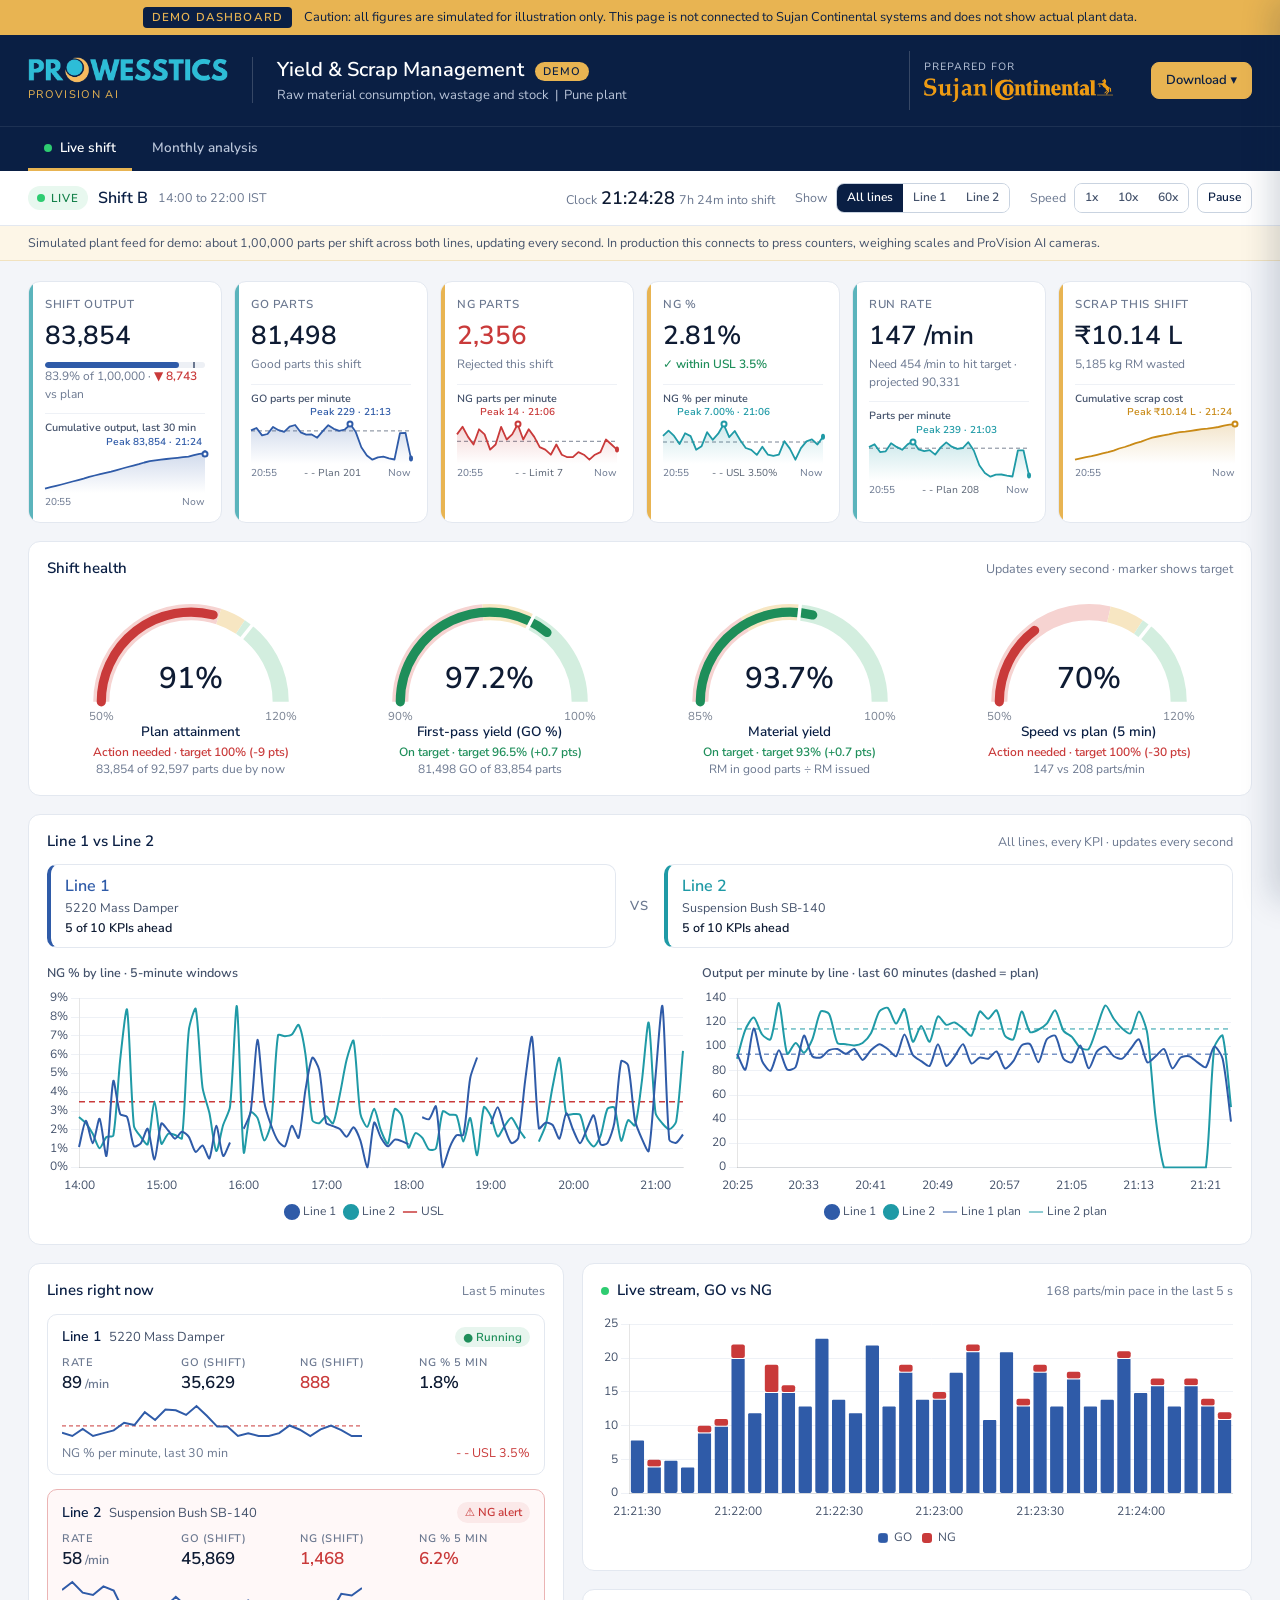
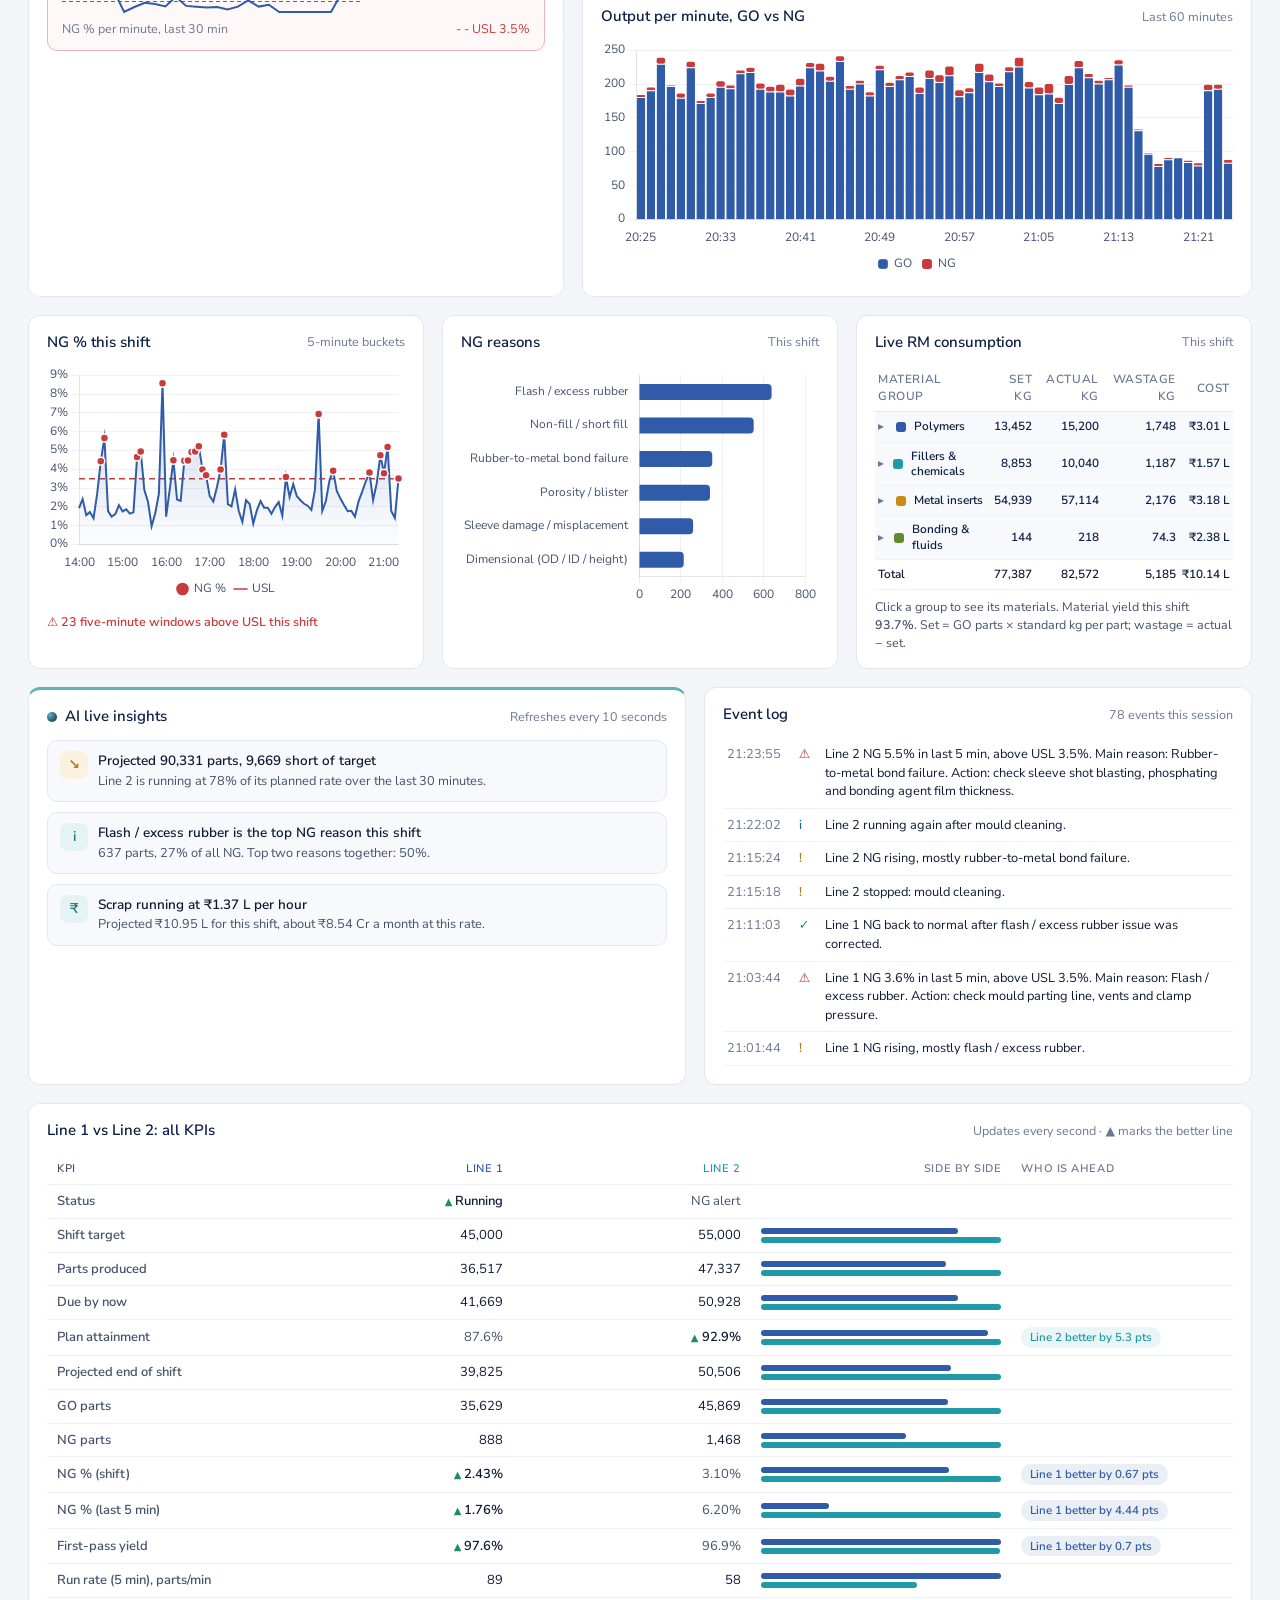
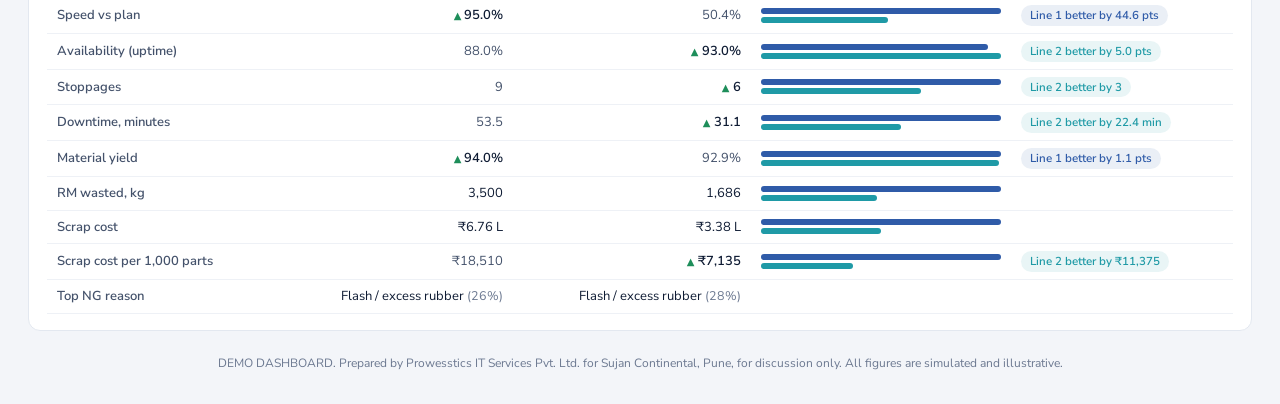
<file: index.html>
<!doctype html>
<html lang="en">
<head>
<meta charset="utf-8">
<meta http-equiv="Cache-Control" content="no-cache, no-store, must-revalidate">
<meta name="build" content="20261028100614">
<meta name="viewport" content="width=device-width, initial-scale=1">
<title>Yield &amp; Scrap Management Dashboard | Sujan Continental x Prowesstics</title>
<meta name="description" content="Demo dashboard: live GO / NG tracking, raw material yield, scrap cost and stock for Sujan Continental's anti-vibration lines. Prepared by Prowesstics (ProVision AI).">
<meta property="og:type" content="website">
<meta property="og:site_name" content="Prowesstics | ProVision AI">
<meta property="og:title" content="Yield &amp; Scrap Management Dashboard | Sujan Continental">
<meta property="og:description" content="Live GO / NG tracking, raw material yield, scrap cost and stock for anti-vibration lines. Demo prepared by Prowesstics.">
<meta property="og:url" content="https://harish-e-g.github.io/sct-yield-scrap-dashboard/">
<meta property="og:image" content="https://harish-e-g.github.io/sct-yield-scrap-dashboard/assets/og-share.jpg">
<meta property="og:image:secure_url" content="https://harish-e-g.github.io/sct-yield-scrap-dashboard/assets/og-share.jpg">
<meta property="og:image:type" content="image/jpeg">
<meta property="og:image:width" content="1200">
<meta property="og:image:height" content="630">
<meta property="og:image:alt" content="Prowesstics Yield and Scrap Management demo dashboard prepared for Sujan Continental">
<meta name="twitter:card" content="summary_large_image">
<meta name="twitter:title" content="Yield &amp; Scrap Management Dashboard | Sujan Continental">
<meta name="twitter:description" content="Live GO / NG tracking, raw material yield, scrap cost and stock. Demo prepared by Prowesstics.">
<meta name="twitter:image" content="https://harish-e-g.github.io/sct-yield-scrap-dashboard/assets/og-share.jpg">
<meta name="theme-color" content="#0A1F44">
<link rel="icon" href="data:image/svg+xml,%3Csvg xmlns='http://www.w3.org/2000/svg' viewBox='0 0 64 64'%3E%3Crect width='64' height='64' rx='14' fill='%230A1F44'/%3E%3Ccircle cx='30' cy='32' r='13' fill='%235BB4BC'/%3E%3Cpath d='M22 46a18 18 0 1 0 6-32' fill='none' stroke='%23E8B452' stroke-width='6' stroke-linecap='round'/%3E%3C/svg%3E">
<link rel="preconnect" href="https://fonts.googleapis.com"><link rel="preconnect" href="https://fonts.gstatic.com" crossorigin>
<link rel="stylesheet" href="https://fonts.googleapis.com/css2?family=Nunito+Sans:opsz,wght@6..12,400;6..12,600;6..12,700&display=swap">
<link rel="stylesheet" href="styles.css?v=20261028100614">
<script src="lib/chart.umd.min.js?v=20261028100614"></script>
<script src="lib/xlsx.full.min.js?v=20261028100614"></script>
</head>
<body>

<div class="demo-ribbon" role="note">
  <b>DEMO DASHBOARD</b>
  <span>Caution: all figures are simulated for illustration only. This page is not connected to Sujan Continental systems and does not show actual plant data.</span>
</div>

<header class="topbar">
  <div class="brand">
    <img src="assets/prowesstics-logo.png?v=20261028100614" alt="Prowesstics" class="logo-pwt" width="640" height="83">
    <div class="brand-sub">ProVision AI</div>
  </div>
  <div class="title-block">
    <h1>Yield &amp; Scrap Management <span class="demo-tag">Demo</span></h1>
    <p>Raw material consumption, wastage and stock &nbsp;|&nbsp; Pune plant</p>
  </div>
  <div class="client">
    <span class="client-lbl">Prepared for</span>
    <img src="assets/sujan-continental-logo.png?v=20261028100614" alt="Sujan Continental" class="logo-sct" width="640" height="81">
  </div>
  <div class="dl-wrap">
    <button class="btn gold" id="btnDl" aria-haspopup="menu" aria-expanded="false">Download ▾</button>
    <div class="dl-menu" id="dlMenu" role="menu" hidden>
      <div class="dl-head">Current view and filters</div>
      <button role="menuitem" data-fmt="pdf"><b>PDF report</b><span>Dashboard layout, A4 landscape</span></button>
      <button role="menuitem" data-fmt="xlsx"><b>Excel report</b><span>Summary, lines, stock, trend and data sheets</span></button>
      <button role="menuitem" data-fmt="png"><b>Dashboard image</b><span>Full-page PNG</span></button>
      <button role="menuitem" data-fmt="html"><b>Interactive dashboard</b><span>Offline HTML file, opens in any browser</span></button>
    </div>
  </div>
  <div class="top-actions">
    <button class="btn ghost" id="btnInputs" aria-controls="drawer">Edit inputs</button>
    <button class="btn ghost" id="btnData">Upload / Download</button>
  </div>
</header>

<nav class="viewtabs" role="tablist" aria-label="Views">
  <button role="tab" data-view="live" class="on" aria-selected="true"><span class="live-dot" aria-hidden="true"></span>Live shift</button>
  <button role="tab" data-view="monthly" aria-selected="false">Monthly analysis</button>
</nav>

<div id="viewLive">
  <section class="shiftbar">
    <div class="shift-id">
      <span class="live-badge"><span class="live-dot" aria-hidden="true"></span>LIVE</span>
      <b id="lvShift">Shift</b>
      <span class="muted" id="lvShiftWin"></span>
    </div>
    <div class="shift-clock"><span class="muted">Clock</span> <b id="lvClock">--:--:--</b> <span class="muted" id="lvElapsed"></span></div>
    <div class="shift-ctrl">
      <span class="muted">Show</span>
      <div class="seg" role="group" aria-label="Line filter" id="lvSel">
        <button data-sel="all" class="on">All lines</button><button data-sel="0">Line 1</button><button data-sel="1">Line 2</button>
      </div>
    </div>
    <div class="shift-ctrl">
      <span class="muted">Speed</span>
      <div class="seg" role="group" aria-label="Simulation speed" id="lvSpeed">
        <button data-sp="1" class="on">1x</button><button data-sp="10">10x</button><button data-sp="60">60x</button>
      </div>
      <button class="btn ghost sm" id="lvPause">Pause</button>
    </div>
  </section>
  <p class="feed-note" id="lvFeedNote">Simulated plant feed for demo: about 1,00,000 parts per shift across both lines, updating every second. In production this connects to press counters, weighing scales and ProVision AI cameras.</p>

  <main>
    <section class="kpis" id="lvKpis" aria-label="Live shift metrics"></section>

    <section class="panel">
      <div class="panel-head"><h2>Shift health</h2><span class="muted">Updates every second · marker shows target</span></div>
      <div class="gauges" id="lvGauges"></div>
    </section>

    <section class="panel">
      <div class="panel-head"><h2>Line 1 vs Line 2</h2><span class="muted">All lines, every KPI · updates every second</span></div>
      <div id="lvScore"></div>
      <div class="grid-2 lc-charts">
        <div><div class="lc-sub">NG % by line · 5-minute windows</div><div class="chart-box"><canvas id="lvChCmpNg" aria-label="NG percent by line in five minute windows"></canvas></div></div>
        <div><div class="lc-sub">Output per minute by line · last 60 minutes (dashed = plan)</div><div class="chart-box"><canvas id="lvChCmpOut" aria-label="Output per minute by line against plan"></canvas></div></div>
      </div>
    </section>

    <section class="grid-live">
      <div class="panel">
        <div class="panel-head"><h2>Lines right now</h2><span class="muted">Last 5 minutes</span></div>
        <div class="lines" id="lvLines"></div>
      </div>
      <div class="col-right">
        <div class="panel">
          <div class="panel-head"><h2><span class="live-dot" aria-hidden="true"></span>Live stream, GO vs NG</h2><span class="muted" id="lvStreamNow">Every 5 seconds, last 3 minutes</span></div>
          <div class="chart-box"><canvas id="lvChStream" aria-label="GO and NG parts every 5 seconds, last 3 minutes"></canvas></div>
        </div>
        <div class="panel">
          <div class="panel-head"><h2>Output per minute, GO vs NG</h2><span class="muted">Last 60 minutes</span></div>
          <div class="chart-box"><canvas id="lvChRate" aria-label="Parts per minute, GO and NG, last 60 minutes"></canvas></div>
        </div>
      </div>
    </section>

    <section class="grid-3">
      <div class="panel">
        <div class="panel-head"><h2>NG % this shift</h2><span class="muted">5-minute buckets</span></div>
        <div class="chart-box"><canvas id="lvChNg" aria-label="NG percent in five minute buckets with USL"></canvas></div>
        <p class="chart-foot" id="lvNgFoot"></p>
      </div>
      <div class="panel">
        <div class="panel-head"><h2>NG reasons</h2><span class="muted">This shift</span></div>
        <div class="chart-box"><canvas id="lvChReason" aria-label="NG parts by rejection reason"></canvas></div>
      </div>
      <div class="panel">
        <div class="panel-head"><h2>Live RM consumption</h2><span class="muted">This shift</span></div>
        <div id="lvRm"></div>
      </div>
    </section>

    <section class="grid-2">
      <div class="panel ai">
        <div class="panel-head"><h2><span class="ai-dot" aria-hidden="true"></span>AI live insights</h2><span class="muted">Refreshes every 10 seconds</span></div>
        <ul class="insights" id="lvInsights"></ul>
      </div>
      <div class="panel">
        <div class="panel-head"><h2>Event log</h2><span class="muted" id="lvEvCount"></span></div>
        <ul class="events" id="lvEvents"></ul>
      </div>
    </section>
    <section class="panel">
      <div class="panel-head"><h2>Line 1 vs Line 2: all KPIs</h2><span class="muted">Updates every second · ▲ marks the better line</span></div>
      <div id="lvCompare"></div>
    </section>

    <footer class="foot">DEMO DASHBOARD. Prepared by Prowesstics IT Services Pvt. Ltd. for Sujan Continental, Pune, for discussion only. All figures are simulated and illustrative.</footer>
  </main>
</div>

<div id="viewMonthly" hidden>
<section class="filters" aria-label="Filters">
  <label>Period<select id="fMode"><option value="month">Single month</option><option value="cum">Cumulative (range)</option></select></label>
  <label id="fFromWrap" hidden>From<select id="fFrom"></select></label>
  <label><span id="fMonthLbl">Month</span><select id="fMonth"></select></label>
  <div class="presets" id="fPresets" hidden role="group" aria-label="Quick ranges">
    <button data-p="fy">FY to date</button><button data-p="3">Last 3 M</button><button data-p="6">Last 6 M</button><button data-p="12">All 12 M</button>
  </div>
  <label>Line<select id="fLine"></select></label>
  <label>Variant<select id="fVariant"></select></label>
  <label>Raw material<select id="fRm"></select></label>
  <span class="filters-note" id="filterNote"></span>
  <button class="btn link" id="btnReset" title="Restore the demo data">Reset demo data</button>
</section>

<main>
  <section class="kpis" id="kpis" aria-label="Key metrics"></section>

  <section class="grid-main">
    <div class="panel" id="prodPanel">
      <div class="panel-head">
        <h2>Production details</h2>
        <span class="muted" id="prodMonthLbl"></span>
      </div>
      <div class="lines" id="lineCards"></div>
    </div>

    <div class="col-right">
      <div class="panel">
        <div class="panel-head">
          <h2>Available RM stock</h2>
          <span class="muted" id="stockMonthLbl"></span>
        </div>
        <div id="stockTable"></div>
      </div>

      <div class="panel">
        <div class="panel-head">
          <h2>Scrap % control chart</h2>
          <div class="seg" role="group" aria-label="Control limit mode">
            <button data-lim="auto" class="on">Auto (3σ)</button>
            <button data-lim="manual">Manual</button>
          </div>
        </div>
        <div class="limits-row" id="limitsRow">
          <label>USL %<input type="number" step="0.1" id="inUsl"></label>
          <label>LSL %<input type="number" step="0.1" id="inLsl"></label>
        </div>
        <div class="chart-box tall"><canvas id="chSpc" aria-label="Monthly scrap percent with average, USL and LSL"></canvas></div>
        <p class="chart-foot" id="spcFoot"></p>
      </div>
    </div>
  </section>

  <section class="grid-3">
    <div class="panel">
      <div class="panel-head"><h2 id="partsTitle">Produced parts vs month</h2></div>
      <div class="chart-box"><canvas id="chParts" aria-label="Good parts produced per month by line"></canvas></div>
    </div>
    <div class="panel">
      <div class="panel-head"><h2 id="wasteTitle">Wastage kg by raw material</h2></div>
      <div class="chart-box"><canvas id="chWaste" aria-label="Wastage kilograms per month by raw material"></canvas></div>
    </div>
    <div class="panel">
      <div class="panel-head"><h2>Set vs actual consumption</h2><span class="muted" id="svaLbl"></span></div>
      <div class="chart-box"><canvas id="chSva" aria-label="Set versus actual RM consumption for selected month"></canvas></div>
    </div>
  </section>

  <section class="grid-3">
    <div class="panel">
      <div class="panel-head"><h2>Where the wasted material goes</h2><span class="muted" id="wfLbl"></span></div>
      <div class="chart-box"><canvas id="chFlow" aria-label="Wasted material by cause"></canvas></div>
      <p class="chart-foot" id="wfFoot"></p>
    </div>
    <div class="panel">
      <div class="panel-head"><h2>Scrap cost share</h2><span class="muted" id="dnLbl"></span></div>
      <div class="chart-box donut-box"><canvas id="chDonut" aria-label="Share of scrap cost by material"></canvas><div class="donut-center" id="dnCenter"></div></div>
    </div>
    <div class="panel">
      <div class="panel-head"><h2>Scrap % heatmap</h2><span class="muted">Month × line</span></div>
      <div id="heatmap" class="heat-wrap"></div>
    </div>
  </section>

  <section class="grid-2">
    <div class="panel ai">
      <div class="panel-head">
        <h2><span class="ai-dot" aria-hidden="true"></span>AI insights</h2>
        <span class="muted">Auto-generated from the current data</span>
      </div>
      <ul class="insights" id="insights"></ul>
    </div>

    <div class="panel">
      <div class="panel-head"><h2>What-if simulator</h2><span class="muted" id="wiLbl"></span></div>
      <div class="slider">
        <div class="slider-top"><span>Reduce wastage by</span><b id="wiWasteVal">20%</b></div>
        <input type="range" id="wiWaste" min="0" max="60" step="5" value="20">
      </div>
      <div class="slider">
        <div class="slider-top"><span>RM price change</span><b id="wiPriceVal">0%</b></div>
        <input type="range" id="wiPrice" min="-20" max="20" step="1" value="0">
      </div>
      <div class="wi-results" id="wiResults"></div>
    </div>
  </section>

  <section class="panel">
    <div class="panel-head">
      <h2>Raw material master</h2>
      <span class="muted">Demo assumptions for a rubber-to-metal bonded AVS plant. Confirm with Sujan Continental.</span>
    </div>
    <div id="rmMaster" class="table-wrap"></div>
  </section>

  <section class="panel">
    <div class="panel-head">
      <h2>Data table</h2>
      <button class="btn ghost sm" id="btnTable" aria-expanded="false">Show table</button>
    </div>
    <div id="dataTable" class="table-wrap" hidden></div>
  </section>

  <footer class="foot">
    DEMO DASHBOARD. Prepared by Prowesstics IT Services Pvt. Ltd. for Sujan Continental, Pune, for discussion only. All figures are simulated and illustrative. Build <span id="buildId"></span>.
  </footer>
</main>
</div>

<!-- Inputs drawer -->
<div class="scrim" id="scrim" hidden></div>
<aside class="drawer" id="drawer" aria-hidden="true" aria-label="Edit inputs">
  <div class="drawer-head">
    <h2>Edit inputs</h2>
    <button class="btn ghost sm" id="btnClose">Close</button>
  </div>
  <div class="tabs" role="tablist">
    <button role="tab" data-tab="prod" class="on">Production</button>
    <button role="tab" data-tab="stock">Stock &amp; inward</button>
    <button role="tab" data-tab="std">Part weights &amp; rates</button>
  </div>
  <div class="drawer-body" id="drawerBody"></div>
  <p class="drawer-foot">Changes apply instantly and stay saved in this browser.</p>
</aside>

<!-- Upload / download dialog -->
<dialog id="dlgData">
  <h2>Upload or download data</h2>
  <ol class="steps">
    <li><b>Download the template</b> (Excel, 4 sheets: Production, Part Weights, Stock, Rates). It is pre-filled with the current data.</li>
    <li>Replace the numbers with real plant data. Keep the column headings as they are.</li>
    <li><b>Upload</b> the file. The whole dashboard refreshes.</li>
  </ol>
  <div class="dlg-actions">
    <button class="btn" id="btnTemplate">Download template (.xlsx)</button>
    <label class="btn ghost file">Upload .xlsx<input type="file" id="fileIn" accept=".xlsx,.xls,.csv"></label>
  </div>
  <p class="muted" id="uploadMsg"></p>
  <div class="dlg-actions end"><button class="btn ghost" id="btnDlgClose">Close</button></div>
</dialog>

<script src="viz.js?v=20261028100614"></script>
<script src="materials.js?v=20261024121736"></script>
<script src="app.js?v=20261028100614"></script>
<script src="live.js?v=20261028100614"></script>
<div class="toast" id="toast" hidden></div>
<script src="lib/jspdf.umd.min.js?v=20261028100614" defer></script>
<script src="lib/html2canvas.min.js?v=20261028100614" defer></script>
<script src="export.js?v=20261028100614"></script>
<script src="refresh.js?v=20261028100614"></script>
</body>
</html>
</file>
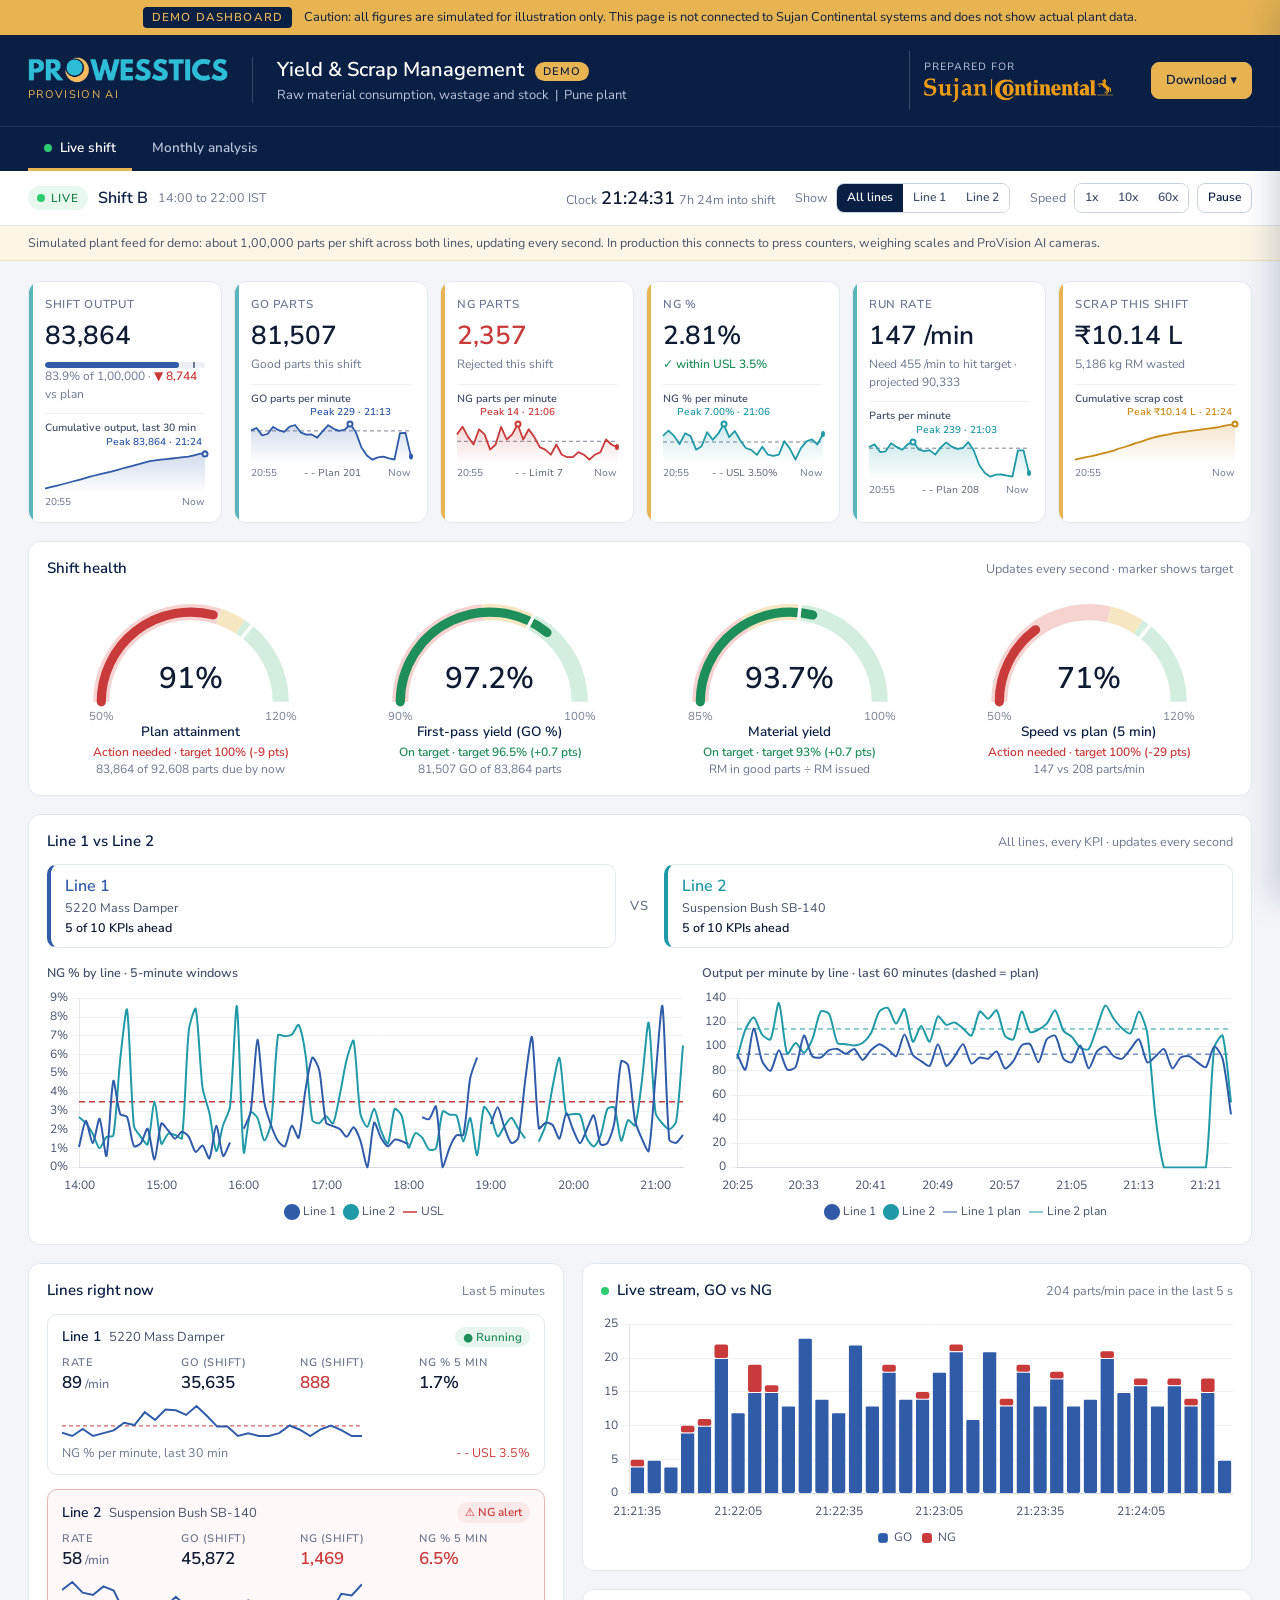
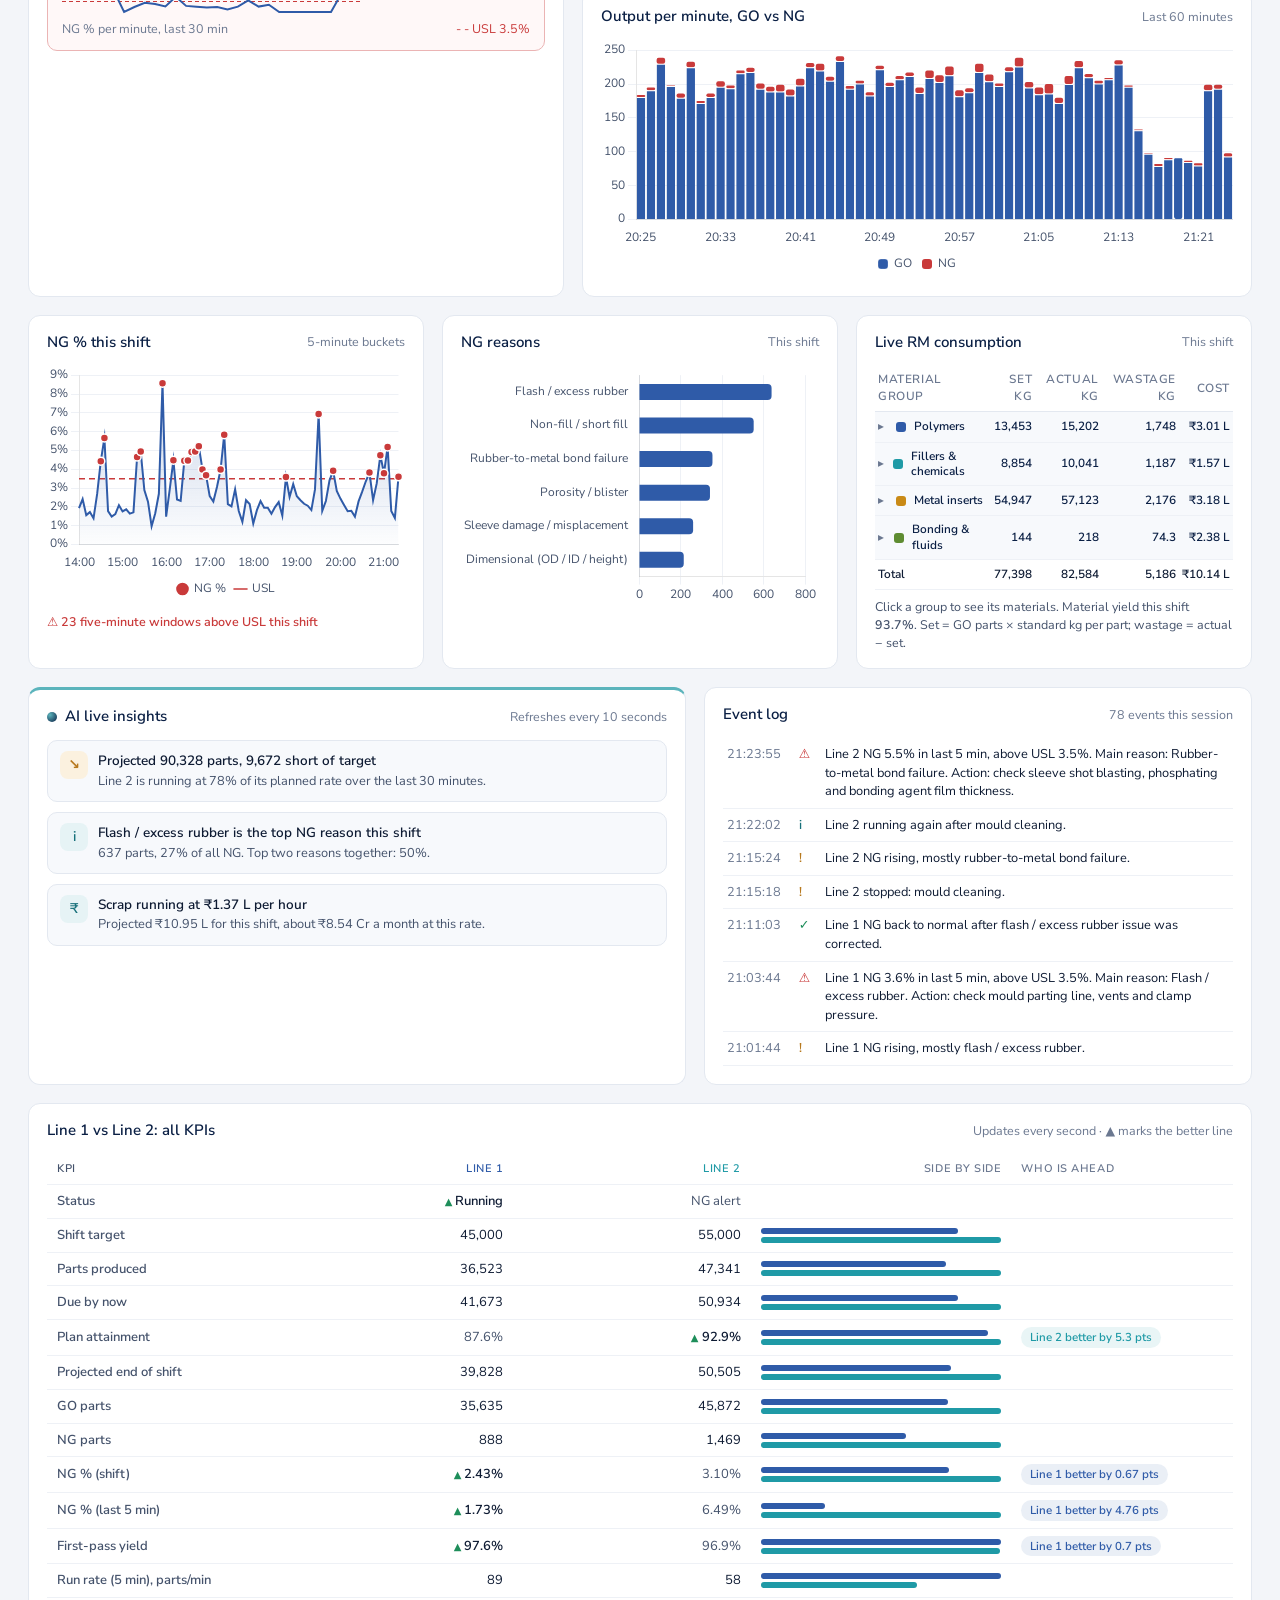
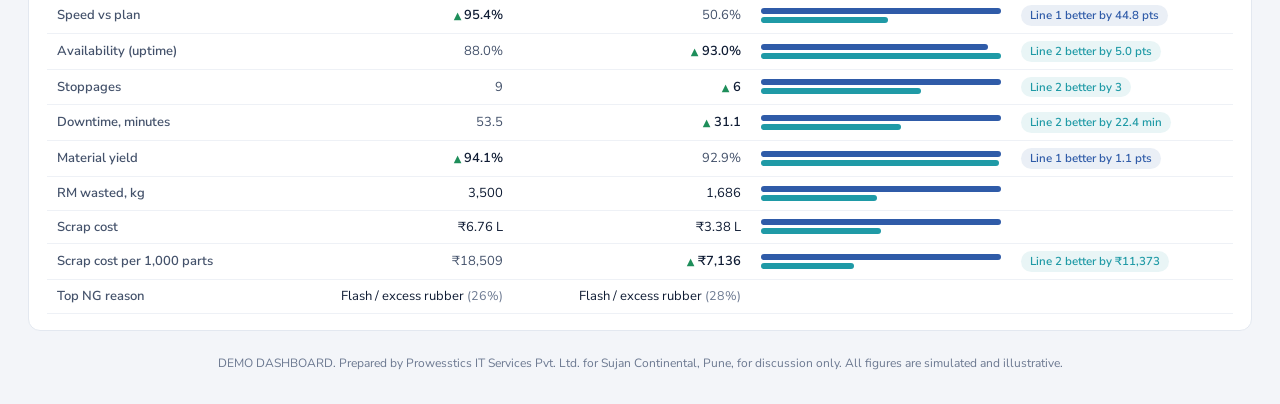
<file: demo/index.html>
<!doctype html>
<html lang="en">
<head>
<meta charset="utf-8">
<meta name="viewport" content="width=device-width, initial-scale=1">
<title>Yield &amp; Scrap Management Dashboard | Sujan Continental x Prowesstics</title>
<meta name="description" content="Demo dashboard: live GO / NG tracking, raw material yield, scrap cost and stock for Sujan Continental's anti-vibration lines. Prepared by Prowesstics (ProVision AI).">
<meta property="og:type" content="website">
<meta property="og:site_name" content="Prowesstics | ProVision AI">
<meta property="og:title" content="Yield &amp; Scrap Management Dashboard | Sujan Continental">
<meta property="og:description" content="Live GO / NG tracking, raw material yield, scrap cost and stock for anti-vibration lines. Demo prepared by Prowesstics.">
<meta property="og:url" content="https://harish-e-g.github.io/sct-yield-scrap-dashboard/demo/">
<meta property="og:image" content="https://harish-e-g.github.io/sct-yield-scrap-dashboard/assets/og-share.jpg">
<meta property="og:image:secure_url" content="https://harish-e-g.github.io/sct-yield-scrap-dashboard/assets/og-share.jpg">
<meta property="og:image:type" content="image/jpeg">
<meta property="og:image:width" content="1200">
<meta property="og:image:height" content="630">
<meta property="og:image:alt" content="Prowesstics Yield and Scrap Management demo dashboard prepared for Sujan Continental">
<meta name="twitter:card" content="summary_large_image">
<meta name="twitter:title" content="Yield &amp; Scrap Management Dashboard | Sujan Continental">
<meta name="twitter:description" content="Live GO / NG tracking, raw material yield, scrap cost and stock. Demo prepared by Prowesstics.">
<meta name="twitter:image" content="https://harish-e-g.github.io/sct-yield-scrap-dashboard/assets/og-share.jpg">
<meta name="theme-color" content="#0A1F44">
<link rel="icon" href="data:image/svg+xml,%3Csvg xmlns='http://www.w3.org/2000/svg' viewBox='0 0 64 64'%3E%3Crect width='64' height='64' rx='14' fill='%230A1F44'/%3E%3Ccircle cx='30' cy='32' r='13' fill='%235BB4BC'/%3E%3Cpath d='M22 46a18 18 0 1 0 6-32' fill='none' stroke='%23E8B452' stroke-width='6' stroke-linecap='round'/%3E%3C/svg%3E">
<link rel="canonical" href="https://harish-e-g.github.io/sct-yield-scrap-dashboard/demo/">
<meta http-equiv="refresh" content="0; url=../">
<style>body{margin:0;background:#FBF7EE;color:#1F2A37;font-family:"Avenir Next",Avenir,"Nunito Sans",Calibri,sans-serif;display:grid;place-items:center;height:100vh}a{color:#2A9DA8}</style>
</head>
<body><p>Opening the dashboard... <a href="../">Continue</a></p>
<script>location.replace("../"+location.hash);</script>
</body>
</html>
</file>
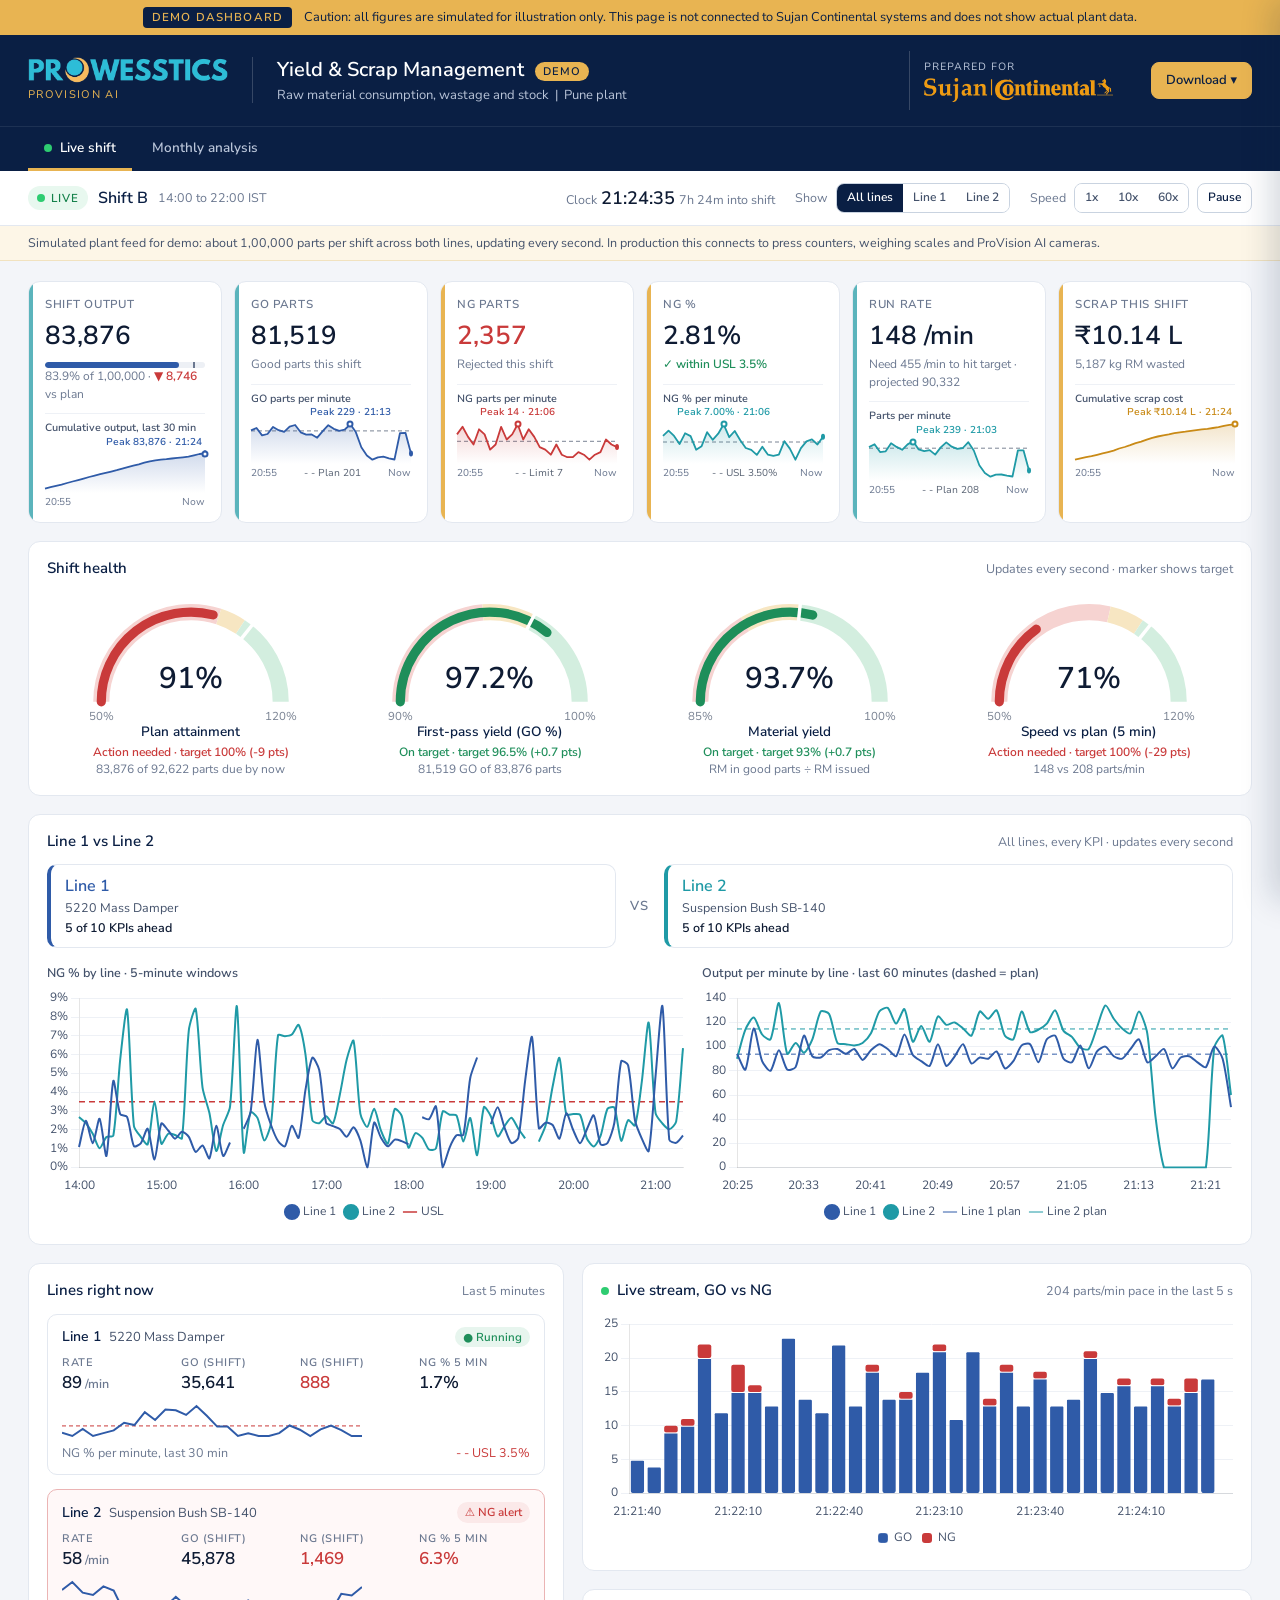
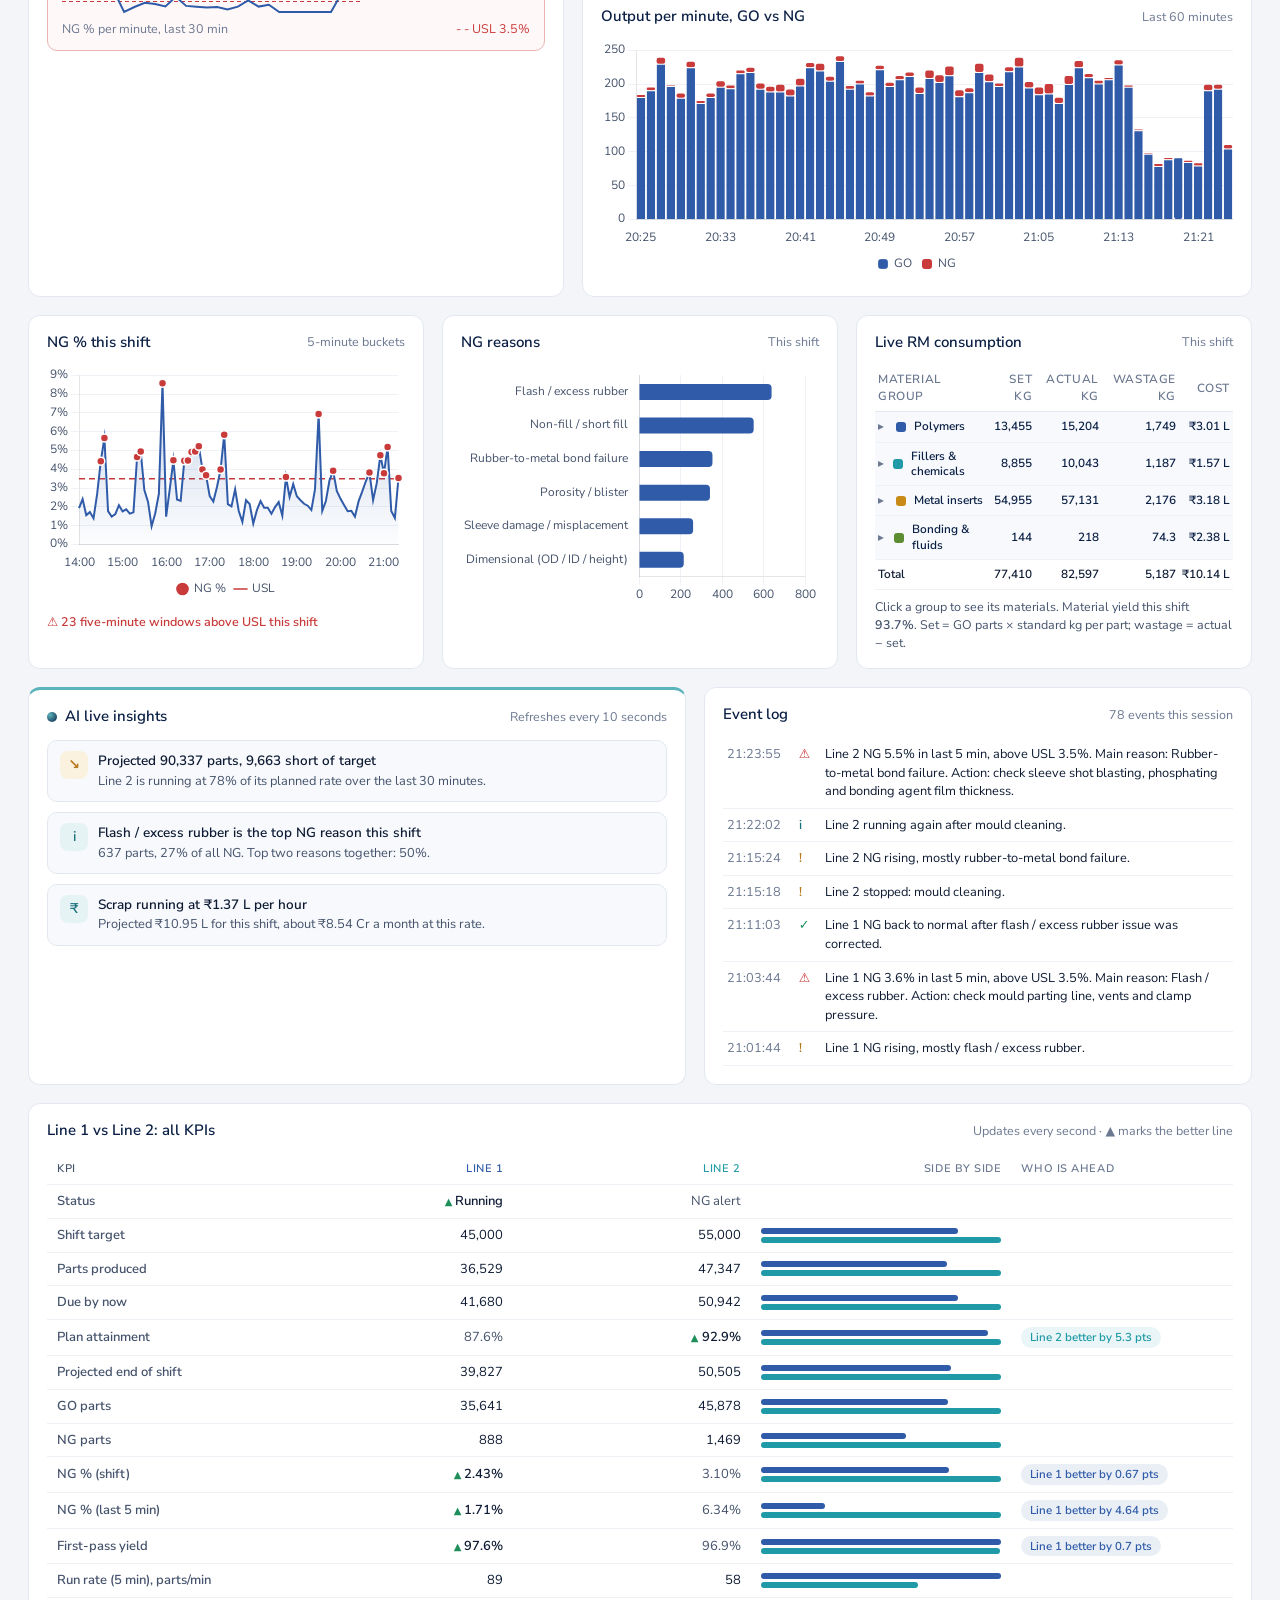
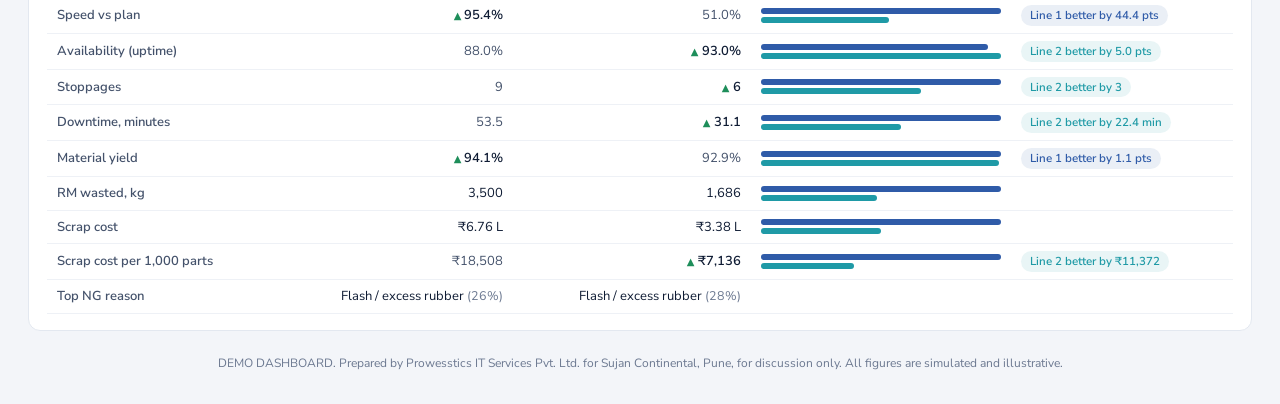
<file: view/index.html>
<!doctype html>
<html lang="en">
<head>
<meta charset="utf-8">
<meta name="viewport" content="width=device-width, initial-scale=1">
<title>Yield &amp; Scrap Management Dashboard | Sujan Continental x Prowesstics</title>
<meta name="description" content="Demo dashboard: live GO / NG tracking, raw material yield, scrap cost and stock for Sujan Continental's anti-vibration lines. Prepared by Prowesstics (ProVision AI).">
<meta property="og:type" content="website">
<meta property="og:site_name" content="Prowesstics | ProVision AI">
<meta property="og:title" content="Yield &amp; Scrap Management Dashboard | Sujan Continental">
<meta property="og:description" content="Live GO / NG tracking, raw material yield, scrap cost and stock for anti-vibration lines. Demo prepared by Prowesstics.">
<meta property="og:url" content="https://harish-e-g.github.io/sct-yield-scrap-dashboard/view/">
<meta property="og:image" content="https://harish-e-g.github.io/sct-yield-scrap-dashboard/assets/og-share.jpg">
<meta property="og:image:secure_url" content="https://harish-e-g.github.io/sct-yield-scrap-dashboard/assets/og-share.jpg">
<meta property="og:image:type" content="image/jpeg">
<meta property="og:image:width" content="1200">
<meta property="og:image:height" content="630">
<meta property="og:image:alt" content="Prowesstics Yield and Scrap Management demo dashboard prepared for Sujan Continental">
<meta name="twitter:card" content="summary_large_image">
<meta name="twitter:title" content="Yield &amp; Scrap Management Dashboard | Sujan Continental">
<meta name="twitter:description" content="Live GO / NG tracking, raw material yield, scrap cost and stock. Demo prepared by Prowesstics.">
<meta name="twitter:image" content="https://harish-e-g.github.io/sct-yield-scrap-dashboard/assets/og-share.jpg">
<meta name="theme-color" content="#0A1F44">
<link rel="icon" href="data:image/svg+xml,%3Csvg xmlns='http://www.w3.org/2000/svg' viewBox='0 0 64 64'%3E%3Crect width='64' height='64' rx='14' fill='%230A1F44'/%3E%3Ccircle cx='30' cy='32' r='13' fill='%235BB4BC'/%3E%3Cpath d='M22 46a18 18 0 1 0 6-32' fill='none' stroke='%23E8B452' stroke-width='6' stroke-linecap='round'/%3E%3C/svg%3E">
<link rel="canonical" href="https://harish-e-g.github.io/sct-yield-scrap-dashboard/view/">
<meta http-equiv="refresh" content="0; url=../">
<style>body{margin:0;background:#FBF7EE;color:#1F2A37;font-family:"Avenir Next",Avenir,"Nunito Sans",Calibri,sans-serif;display:grid;place-items:center;height:100vh}a{color:#2A9DA8}</style>
</head>
<body><p>Opening the dashboard... <a href="../">Continue</a></p>
<script>location.replace("../"+location.hash);</script>
</body>
</html>
</file>
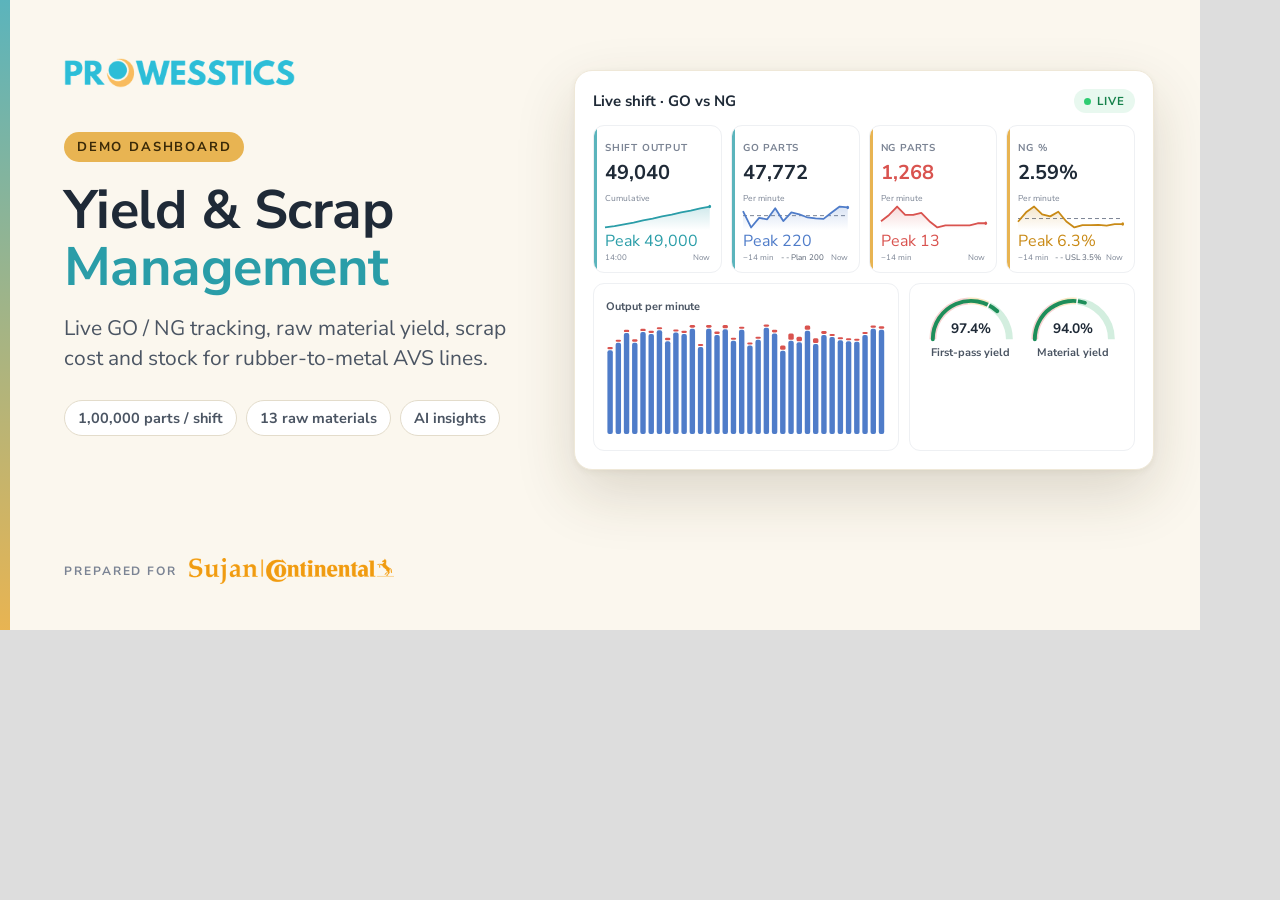
<file: thumbs/og.html>
<!doctype html>
<html lang="en"><head><meta charset="utf-8"><title>Share Thumbnail</title>
<meta name="robots" content="noindex">
<style>
@font-face{font-family:"Nunito Sans";font-weight:400;src:url(../assets/fonts/nunito-sans-latin-400-normal.woff2) format("woff2")}
@font-face{font-family:"Nunito Sans";font-weight:600;src:url(../assets/fonts/nunito-sans-latin-600-normal.woff2) format("woff2")}
@font-face{font-family:"Nunito Sans";font-weight:600;src:url(../assets/fonts/nunito-sans-latin-700-normal.woff2) format("woff2")}
:root{--ink:#1F2A37;--ink2:#4B5563;--ink3:#7B8494;--teal:#2A9DA8;--teal2:#5BB4BC;--gold:#E8B452;--gold2:#C98A16;--ng:#D9534F;--good:#1E8E5A}
*{box-sizing:border-box;margin:0}
html,body{background:#ddd}
body{font-family:"Avenir Next","Avenir","Nunito Sans",Calibri,sans-serif;color:var(--ink)}
.card{width:1200px;height:630px;position:relative;overflow:hidden}
.pwt{height:30px;display:block}
.sct{height:26px;display:block}
.pill{display:inline-block;background:var(--gold);color:#3A2A08;font-weight:600;font-size:13px;letter-spacing:.14em;padding:6px 13px;border-radius:999px}
h1{font-weight:600;letter-spacing:-.01em;line-height:1.06}
h1 em{font-style:normal;color:var(--teal)}
.lead{color:var(--ink2);line-height:1.42}
.chips{display:flex;gap:9px;flex-wrap:wrap}
.chips span{border:1px solid #E3DCCB;background:#fff;border-radius:999px;padding:7px 13px;font-size:14.5px;color:var(--ink2);font-weight:600}
.tag{display:inline-block;border:1px solid #C98A16;color:#8A5E0B;font-weight:600;font-size:12px;letter-spacing:.14em;text-transform:uppercase;padding:6px 12px;border-radius:6px;background:rgba(255,255,255,.6)}
.eyebrow{font-size:13px;font-weight:600;letter-spacing:.14em;text-transform:uppercase;color:#2A9DA8}
.prep{display:flex;align-items:center;gap:12px}
.prep small{font-size:12px;letter-spacing:.16em;color:var(--ink3);text-transform:uppercase;font-weight:600}
/* mini dashboard */
.dash{background:#fff;border-radius:18px;box-shadow:0 24px 60px rgba(60,48,20,.16),0 2px 6px rgba(60,48,20,.06);padding:18px;border:1px solid #EFE8D8}
.dh{display:flex;justify-content:space-between;align-items:center;margin-bottom:12px}
.dh b{font-size:15px}
.live{display:inline-flex;align-items:center;gap:6px;font-size:11.5px;font-weight:600;color:#14814A;background:#E8F8EF;border-radius:999px;padding:4px 10px;letter-spacing:.08em}
.live i{width:7px;height:7px;border-radius:50%;background:#2ECC71}
.kp{display:grid;grid-template-columns:repeat(4,1fr);gap:9px}
.kp>div{border:1px solid #EEF0F3;border-radius:11px;padding:9px 11px;position:relative;overflow:hidden}
.kp>div::before{content:"";position:absolute;left:0;top:0;bottom:0;width:3px;background:var(--teal2)}
.kp>div.g::before{background:var(--gold)}
.kp small{font-size:10px;letter-spacing:.08em;color:var(--ink3);font-weight:600;text-transform:uppercase}
.kp b{display:block;font-size:20px;margin-top:2px}
.kp b.ng{color:var(--ng)}

.row{display:grid;grid-template-columns:1.35fr 1fr;gap:10px;margin-top:10px}
.box{border:1px solid #EEF0F3;border-radius:11px;padding:10px 12px}
.box small{font-size:11px;font-weight:600;color:var(--ink2)}
.gauge svg{width:100%;height:auto;display:block}
.g-num{font-family:"Avenir Next","Avenir","Nunito Sans",sans-serif;font-size:28px;font-weight:600;fill:var(--ink)}
.g-lbl{font-size:11px;font-weight:600;color:var(--ink2);text-align:center;margin-top:-4px}
.g-sub{display:none}
.g-axis{font-size:10px;fill:#7B8494}
.g-status{display:none}
.gauge .g-axis{display:none}
.ks{margin-top:6px}
.ks-cap{display:flex;justify-content:space-between;font-size:8.5px;color:#7B8494}
.ks-cap .ks-range{display:none}
.ks svg{display:block;width:100%;height:26px;overflow:visible}
.ks-x{display:flex;justify-content:space-between;font-size:8px;color:#7B8494}
.ks-ref{color:#5A6474}
</style></head>
<body>
<div id="root"></div>
<script src="../viz.js?v=20261024c"></script>
<script>
(function(){
const V=(new URLSearchParams(location.search).get("v")||"a").toLowerCase();
// deterministic demo numbers
let s=7; const r=()=>{s=(s*16807)%2147483647;return s/2147483647;};
const go=[],ng=[]; for(let i=0;i<34;i++){ const n=180+r()*50; const e=i>20&&i<26?0.06:0.022; const x=Math.round(n*e*(0.6+r()*0.8)); ng.push(x); go.push(Math.round(n)-x); }
const ngp=go.map((g,i)=>ng[i]/(g+ng[i])*100);
function bars(w,h){ const max=Math.max(...go.map((g,i)=>g+ng[i]))*1.05, bw=w/go.length;
  return `<svg viewBox="0 0 ${w} ${h}" width="100%" height="${h}" preserveAspectRatio="none">`+go.map((g,i)=>{const gH=g/max*(h-4), nH=Math.max(2,ng[i]/max*(h-4)), x=i*bw+1.5;
    return `<rect x="${x}" y="${h-gH}" width="${bw-3}" height="${gH}" rx="2" fill="#4F7CC9"/><rect x="${x}" y="${h-gH-nH-1}" width="${bw-3}" height="${nH}" rx="1.5" fill="#D9534F"/>`;}).join("")+`</svg>`; }
const p1=x=>x.toFixed(1)+"%", n0=x=>Math.round(x).toLocaleString("en-IN");
const kp=`<div class="kp">
  <div><small>Shift output</small><b>49,040</b>${VIZ.spark([2,5,9,13,18,22,27,31,36,40,45,49].map(x=>x*1000),"#2A9DA8",{caption:"Cumulative",x0:"14:00",x1:"Now",fmt:n0})}</div>
  <div><small>GO parts</small><b>47,772</b>${VIZ.spark(go.slice(-14),"#4F7CC9",{caption:"Per minute",x0:"−14 min",x1:"Now",fmt:n0,ref:200,refLabel:"Plan"})}</div>
  <div class="g"><small>NG parts</small><b class="ng">1,268</b>${VIZ.spark(ng.slice(-14),"#D9534F",{caption:"Per minute",x0:"−14 min",x1:"Now",fmt:n0})}</div>
  <div class="g"><small>NG %</small><b>2.59%</b>${VIZ.spark(ngp.slice(-14),"#C98A16",{caption:"Per minute",x0:"−14 min",x1:"Now",fmt:p1,ref:3.5,refLabel:"USL"})}</div></div>`;
const gauges=`<div style="display:grid;grid-template-columns:1fr 1fr;gap:4px">${VIZ.gauge({min:90,max:100,value:97.4,target:96.5,zones:[[90,94.75,"bad"],[94.75,96.5,"warn"],[96.5,100,"good"]],label:"First-pass yield",valueText:"97.4%",fmt:x=>x+"%",dfmt:d=>d.toFixed(1)+" pts"})}${VIZ.gauge({min:85,max:100,value:94,target:93,zones:[[85,90,"bad"],[90,93,"warn"],[93,100,"good"]],label:"Material yield",valueText:"94.0%",fmt:x=>x+"%",dfmt:d=>d.toFixed(1)+" pts"})}</div>`;
const dash=(w)=>`<div class="dash" style="width:${w}px">
  <div class="dh"><b>Live shift · GO vs NG</b><span class="live"><i></i>LIVE</span></div>${kp}
  <div class="row"><div class="box"><small>Output per minute</small>${bars(300,118)}</div><div class="box">${gauges}</div></div></div>`;
const P=`<img class="pwt" src="../assets/prowesstics-logo.png" alt="Prowesstics">`;
const SC=`<div class="prep"><small>Prepared for</small><img class="sct" src="../assets/sujan-continental-logo.png" alt="Sujan Continental"></div>`;
const stats=`<div style="display:flex;gap:30px;margin-top:30px;padding-top:20px;border-top:1px solid #E6DBC4">${[["1,00,000","parts / shift"],["13","raw materials"],["Live","GO / NG"]].map(([a,b])=>`<div><div style="font-size:24px;font-weight:600">${a}</div><div style="font-size:12.5px;color:#7B8494">${b}</div></div>`).join("")}</div>`;
const chips=`<div class="chips"><span>1,00,000 parts / shift</span><span>13 raw materials</span><span>AI insights</span></div>`;
const T={
 a:`<div class="card" style="background:#FBF7EE">
    <div style="position:absolute;left:0;top:0;bottom:0;width:10px;background:linear-gradient(#5BB4BC,#E8B452)"></div>
    <div style="position:absolute;left:64px;top:58px;width:470px">${P}
      <div style="margin-top:44px"><span class="pill">DEMO DASHBOARD</span></div>
      <h1 style="font-size:54px;margin-top:20px">Yield &amp; Scrap<br><em>Management</em></h1>
      <p class="lead" style="font-size:21px;margin-top:18px">Live GO / NG tracking, raw material yield, scrap cost and stock for rubber-to-metal AVS lines.</p>
      <div style="margin-top:26px">${chips}</div></div>
    <div style="position:absolute;left:64px;bottom:46px">${SC}</div>
    <div style="position:absolute;right:46px;top:70px">${dash(580)}</div></div>`,
 b:`<div class="card" style="background:#FFFDF9">
    <div style="position:absolute;left:0;right:0;top:0;height:8px;background:linear-gradient(90deg,#5BB4BC,#E8B452)"></div>
    <div style="position:absolute;left:60px;right:60px;top:44px;display:flex;justify-content:space-between;align-items:center">${P}${SC}</div>
    <div style="position:absolute;left:60px;right:60px;top:112px;text-align:center">
      <span class="pill">DEMO DASHBOARD</span>
      <h1 style="font-size:50px;margin-top:16px">Yield &amp; Scrap <em>Management</em></h1>
      <p class="lead" style="font-size:20px;margin-top:10px">Live GO / NG, raw material yield, scrap cost and stock, every second.</p></div>
    <div style="position:absolute;left:150px;right:150px;top:318px;display:grid;grid-template-columns:repeat(4,1fr);gap:14px">
      ${[["Shift output","49,040","#2A9DA8",[2,5,9,13,18,22,27,31,36,40,45,49]],["GO parts","47,772","#4F7CC9",go.slice(-14)],["NG %","2.59%","#D9534F",ngp.slice(-14)],["Material yield","94.0%","#C98A16",[93.1,93.4,93.2,93.8,93.6,94.1,93.9,94.2,94,94.3,94.1,94]]].map(([l,v,c,d])=>`<div style="background:#fff;border:1px solid #EFE8D8;border-radius:16px;padding:16px 18px;box-shadow:0 14px 34px rgba(60,48,20,.10)"><div style="font-size:12px;font-weight:600;letter-spacing:.08em;color:#7B8494;text-transform:uppercase">${l}</div><div style="font-size:32px;font-weight:600;margin-top:4px">${v}</div><div style="height:46px;margin-top:6px">${VIZ.spark(d,c).replace('class="kspark"','style="width:100%;height:46px;display:block"')}</div></div>`).join("")}</div>
    <div style="position:absolute;left:150px;right:150px;bottom:40px;display:flex;justify-content:center">${chips}</div></div>`,
 c:`<div class="card" style="background:#F8F3E8">
    <div style="position:absolute;right:0;top:0;bottom:0;width:560px;background:linear-gradient(160deg,#E4F3F4,#F3F8F1);border-left:1px solid #E3DCCB"></div>
    <div style="position:absolute;left:60px;top:56px;width:500px">${P}
      <h1 style="font-size:52px;margin-top:52px">Every part.<br>Every gram.<br><em>Every second.</em></h1>
      <p class="lead" style="font-size:20px;margin-top:18px">Yield &amp; Scrap Management dashboard: live GO / NG, raw material yield and scrap cost.</p>
      <div style="margin-top:22px"><span class="pill">DEMO DASHBOARD</span></div></div>
    <div style="position:absolute;left:60px;bottom:44px">${SC}</div>
    <div style="position:absolute;right:56px;top:76px;width:470px">
      <div class="dash" style="padding:16px"><div class="dh"><b>Output per minute</b><span class="live"><i></i>LIVE</span></div>${bars(436,150)}
        <div style="display:flex;gap:16px;font-size:12px;color:#4B5563;margin-top:8px"><span><i style="display:inline-block;width:9px;height:9px;border-radius:2px;background:#4F7CC9"></i> GO</span><span><i style="display:inline-block;width:9px;height:9px;border-radius:2px;background:#D9534F"></i> NG</span></div></div>
      <div class="dash" style="padding:12px 16px;margin-top:16px;width:300px;margin-left:auto">${gauges}</div></div></div>`,
 d:`<div class="card" style="background:linear-gradient(135deg,#FFFDF8 0%,#FBF3E2 55%,#F6E7CC 100%)">
    <div style="position:absolute;left:64px;right:64px;top:46px;display:flex;justify-content:space-between;align-items:center">${P}<span class="pill">DEMO DASHBOARD</span></div>
    <div style="position:absolute;left:64px;top:122px;width:520px">
      <h1 style="font-size:58px">Yield &amp; Scrap<br><em>Management</em></h1>
      <p class="lead" style="font-size:21px;margin-top:18px">See where every kilogram of rubber, metal and bonding agent goes, live from the shop floor.</p>
      <div style="margin-top:24px">${chips}</div></div>
    <div style="position:absolute;left:64px;bottom:44px">${SC}</div>
    <div style="position:absolute;right:44px;top:112px;transform:rotate(-1.2deg)">${dash(560)}</div></div>`
 ,d1:`<div class="card" style="background:linear-gradient(135deg,#FFFDF8 0%,#FBF4E6 60%,#F5EAD3 100%)">
    <div style="position:absolute;left:64px;right:64px;top:48px;display:flex;justify-content:space-between;align-items:center">${P}<span class="tag">Demo · Simulated data</span></div>
    <div style="position:absolute;left:64px;right:64px;top:104px;height:1px;background:#E6DBC4"></div>
    <div style="position:absolute;left:64px;top:150px;width:480px">
      <div class="eyebrow">Sujan Continental · Pune</div>
      <h1 style="font-size:52px;margin-top:12px">Yield &amp; Scrap<br><em>Management</em></h1>
      <p class="lead" style="font-size:20px;margin-top:18px">Live GO / NG tracking, raw material yield, scrap cost and stock for anti-vibration lines.</p>
      ${stats}</div>
    <div style="position:absolute;left:64px;bottom:42px">${SC}</div>
    <div style="position:absolute;right:56px;top:150px">${dash(560)}</div></div>`
 ,d2:`<div class="card" style="background:linear-gradient(135deg,#FFFDF8 0%,#FBF4E6 60%,#F5EAD3 100%)">
    <div style="position:absolute;left:0;right:0;top:0;height:86px;background:rgba(255,255,255,.7);border-bottom:1px solid #E6DBC4"></div>
    <div style="position:absolute;left:64px;right:64px;top:27px;display:flex;justify-content:space-between;align-items:center">${P}${SC}</div>
    <div style="position:absolute;left:64px;top:140px;width:470px">
      <span class="tag">Demo · Simulated data</span>
      <h1 style="font-size:46px;margin-top:18px">Yield &amp; Scrap Management Dashboard</h1>
      <p class="lead" style="font-size:19px;margin-top:16px">Raw material consumption, wastage and stock, with live GO / NG from the shop floor.</p>
      ${stats}</div>
    <div style="position:absolute;right:56px;top:136px">${dash(570)}</div>
    <div style="position:absolute;left:64px;bottom:34px;font-size:13px;color:#7B8494;letter-spacing:.04em">ProVision AI · Prowesstics IT Services Pvt. Ltd.</div></div>`
 ,d3:`<div class="card" style="background:#FBF6EC">
    <div style="position:absolute;left:64px;top:0;width:120px;height:6px;background:#2A9DA8"></div>
    <div style="position:absolute;left:64px;top:56px">${P}</div>
    <div style="position:absolute;right:64px;top:58px"><span class="tag">Demo · Simulated data</span></div>
    <div style="position:absolute;left:64px;top:132px;width:500px">
      <h1 style="font-size:50px">Yield &amp; Scrap<br>Management</h1>
      <div style="width:64px;height:3px;background:#C98A16;margin-top:22px"></div>
      <p class="lead" style="font-size:20px;margin-top:20px">One live view of output, rejections, raw material yield and scrap cost, line by line.</p></div>
    <div style="position:absolute;left:64px;right:64px;bottom:118px;height:1px;background:#E6DBC4"></div>
    <div style="position:absolute;left:64px;right:64px;bottom:40px;display:flex;justify-content:space-between;align-items:flex-end">${SC}<div style="display:flex;gap:44px">${[["1,00,000","parts per shift"],["13","raw materials tracked"],["Live","GO / NG every second"]].map(([a,b])=>`<div><div style="font-size:26px;font-weight:600;color:#1F2A37">${a}</div><div style="font-size:12.5px;color:#7B8494">${b}</div></div>`).join("")}</div></div>
    <div style="position:absolute;right:56px;top:112px">${dash(540)}</div></div>`
 ,d4:`<div class="card" style="background:linear-gradient(180deg,#FFFDF8 0%,#F8EEDA 100%)">
    <div style="position:absolute;left:64px;right:64px;top:50px;display:flex;justify-content:space-between;align-items:center">${P}<span class="tag">Demo · Simulated data</span></div>
    <div style="position:absolute;left:64px;right:64px;top:118px;text-align:left">
      <div class="eyebrow">Live shift view · Anti-vibration lines</div>
      <h1 style="font-size:46px;margin-top:10px">Yield &amp; Scrap Management Dashboard</h1>
      <p class="lead" style="font-size:19px;margin-top:10px">Output, rejections, raw material yield and scrap cost, updated every second.</p></div>
    <div style="position:absolute;left:64px;right:64px;top:290px;display:grid;grid-template-columns:repeat(4,1fr);gap:16px">
      ${[["Shift output","49,040","#2A9DA8",[2,5,9,13,18,22,27,31,36,40,45,49]],["First-pass yield","97.4%","#1E8E5A",[97.1,97.6,97.3,96.9,97.5,97.8,97.2,97.4,97.6,97.3,97.5,97.4]],["NG %","2.59%","#D9534F",ngp.slice(-14)],["Material yield","94.0%","#C98A16",[93.1,93.4,93.2,93.8,93.6,94.1,93.9,94.2,94,94.3,94.1,94]]].map(([l,v,c,d])=>`<div style="background:#fff;border:1px solid #EADFC8;border-radius:12px;padding:18px 20px;box-shadow:0 10px 28px rgba(60,48,20,.08)"><div style="font-size:12px;font-weight:600;letter-spacing:.08em;color:#7B8494;text-transform:uppercase">${l}</div><div style="font-size:34px;font-weight:600;margin-top:4px">${v}</div><div style="height:64px;margin-top:8px">${VIZ.spark(d,c).replace('class="kspark"','style="width:100%;height:64px;display:block"')}</div></div>`).join("")}</div>
    <div style="position:absolute;left:64px;right:64px;bottom:38px;display:flex;justify-content:space-between;align-items:center">${SC}<div style="font-size:13px;color:#7B8494;letter-spacing:.04em">ProVision AI · Prowesstics</div></div></div>`
};
document.getElementById("root").innerHTML = (V==="all"? ["a","b","c","d"] : [V]).map(k=>`<div style="margin:0 0 20px">${T[k]}</div>`).join("");
document.body.dataset.ready="1";
})();
</script>
</body></html>
</file>
<file: styles.css>
:root{
  color-scheme: light;
  --navy:#0A1F44; --teal:#5BB4BC; --gold:#E8B452;
  --bg:#F3F5F9; --surface:#FFFFFF; --surface-2:#F7F9FC; --line:#E3E8F0;
  --ink:#0E1B33; --ink-2:#44526B; --ink-3:#6B7890;
  --s1:#2F5BA8; --s2:#1F9AA6; --s3:#C98A16; --s4:#8E5BB5; --s5:#5E8C31;
  --good:#1E8E5A; --warn:#B7791F; --crit:#C93A3A;
  --good-bg:#E7F5EE; --warn-bg:#FBF1DF; --crit-bg:#FBE9E9;
  --r:12px;
  --font:"Avenir Next","Avenir","Nunito Sans",Calibri,"Segoe UI",system-ui,-apple-system,sans-serif;
}
*{box-sizing:border-box}
html,body{margin:0;background:var(--bg);color:var(--ink);font-family:var(--font);font-size:14px;line-height:1.45}
h1,h2,h3{margin:0;font-weight:600}
button,input,select{font:inherit;color:inherit}
.muted{color:var(--ink-3);font-size:12.5px}

/* Top bar */
.topbar{display:flex;align-items:center;gap:24px;padding:16px 28px;background:var(--navy);color:#fff;flex-wrap:wrap}
.brand{display:flex;flex-direction:column;border-right:1px solid rgba(255,255,255,.18);padding-right:24px}
.wordmark{font-weight:600;letter-spacing:.08em;font-size:18px;color:#fff}
.wordmark::first-letter{color:var(--teal)}
.brand-sub{font-size:11px;color:var(--gold);letter-spacing:.12em;text-transform:uppercase}
.title-block{flex:1;min-width:240px}
.title-block h1{font-size:20px}
.title-block p{margin:2px 0 0;color:#B9C4D8;font-size:13px}
.top-actions{display:flex;gap:8px;flex-wrap:wrap}
.topbar .btn.ghost{border-color:rgba(255,255,255,.35);color:#fff;background:transparent}
.topbar .btn.ghost:hover{background:rgba(255,255,255,.1)}

.btn{border:1px solid var(--navy);background:var(--navy);color:#fff;border-radius:8px;padding:8px 14px;cursor:pointer;font-weight:600;font-size:13px;white-space:nowrap}
.btn:hover{filter:brightness(1.12)}
.btn.ghost{background:var(--surface);color:var(--navy);border-color:#C9D3E0}
.btn.ghost:hover{background:var(--surface-2);filter:none}
.btn.sm{padding:5px 10px;font-size:12px}
.btn.link{background:none;border:none;color:var(--ink-3);text-decoration:underline;padding:6px 4px;font-weight:500}
.btn:focus-visible,select:focus-visible,input:focus-visible{outline:2px solid var(--teal);outline-offset:2px}

/* Filters */
.filters{display:flex;gap:12px;align-items:flex-end;padding:14px 28px;background:var(--surface);border-bottom:1px solid var(--line);flex-wrap:wrap;position:sticky;top:0;z-index:5}
.filters label{display:flex;flex-direction:column;font-size:11px;color:var(--ink-3);text-transform:uppercase;letter-spacing:.06em;gap:4px;font-weight:600}
.filters select{min-width:150px;padding:7px 10px;border:1px solid #C9D3E0;border-radius:8px;background:var(--surface);font-size:13.5px;text-transform:none;letter-spacing:0;color:var(--ink);font-weight:500}
.filters-note{flex:1;font-size:12.5px;color:var(--ink-3);align-self:center;min-width:160px}

main{padding:20px 28px 32px;display:flex;flex-direction:column;gap:18px;max-width:1500px;margin:0 auto}

/* KPI tiles */
.kpis{display:grid;grid-template-columns:repeat(6,minmax(0,1fr));gap:12px}
.kpi{background:var(--surface);border:1px solid var(--line);border-radius:var(--r);padding:14px 16px;position:relative;overflow:hidden}
.kpi::before{content:"";position:absolute;left:0;top:0;bottom:0;width:4px;background:var(--teal)}
.kpi.hl::before{background:var(--gold)}
.kpi .lbl{font-size:11.5px;color:var(--ink-3);text-transform:uppercase;letter-spacing:.06em;font-weight:600}
.kpi .val{font-size:26px;font-weight:600;margin-top:4px;color:var(--ink);font-variant-numeric:tabular-nums}
.kpi .sub{font-size:12px;color:var(--ink-3);margin-top:2px}
.delta{font-weight:600;font-size:12px}
.delta.good{color:var(--good)} .delta.bad{color:var(--crit)} .delta.flat{color:var(--ink-3)}

/* Panels */
.panel{background:var(--surface);border:1px solid var(--line);border-radius:var(--r);padding:16px 18px;min-width:0}
.panel-head{display:flex;justify-content:space-between;align-items:center;gap:10px;margin-bottom:12px;flex-wrap:wrap}
.panel-head h2{font-size:15px;color:var(--navy);display:flex;align-items:center;gap:8px}
.grid-main{display:grid;grid-template-columns:1.1fr 1fr;gap:18px}
.col-right{display:flex;flex-direction:column;gap:18px;min-width:0}
.grid-3{display:grid;grid-template-columns:repeat(3,minmax(0,1fr));gap:18px}
.grid-2{display:grid;grid-template-columns:1.2fr 1fr;gap:18px}

/* Line cards */
.lines{display:grid;grid-template-columns:1fr;gap:14px}
.line-card{border:1px solid var(--line);border-radius:10px;overflow:hidden}
.line-card .lc-head{display:flex;justify-content:space-between;align-items:center;padding:10px 14px;background:var(--surface-2);border-bottom:1px solid var(--line);gap:8px;flex-wrap:wrap}
.lc-head .ln{font-weight:600;color:var(--navy)}
.lc-head .pn{font-size:13px;color:var(--ink-2)}
.lc-stats{display:grid;grid-template-columns:repeat(4,1fr);gap:0;border-bottom:1px solid var(--line)}
.lc-stats>div{padding:9px 14px;border-right:1px solid var(--line)}
.lc-stats>div:last-child{border-right:none}
.lc-stats .k{font-size:11px;color:var(--ink-3);text-transform:uppercase;letter-spacing:.05em;font-weight:600}
.lc-stats .v{font-size:16px;font-weight:600;font-variant-numeric:tabular-nums}
.rm-table{width:100%;border-collapse:collapse;font-size:13px}
.rm-table th{font-size:11px;text-transform:uppercase;letter-spacing:.05em;color:var(--ink-3);font-weight:600;text-align:right;padding:8px 14px 6px;border-bottom:1px solid var(--line)}
.rm-table th:first-child,.rm-table td:first-child{text-align:left}
.rm-table td{padding:7px 14px;text-align:right;border-bottom:1px solid #EEF1F6;font-variant-numeric:tabular-nums;white-space:nowrap}
.rm-table tr:last-child td{border-bottom:none}
.rm-name{display:flex;align-items:center;gap:8px;white-space:nowrap}
.sw{width:10px;height:10px;border-radius:3px;display:inline-block;flex:none}
.bar{height:6px;border-radius:3px;background:#EDF0F5;overflow:hidden;min-width:60px}
.bar i{display:block;height:100%;border-radius:3px}
.pill{display:inline-flex;align-items:center;gap:4px;font-size:11.5px;font-weight:600;padding:2px 8px;border-radius:999px;white-space:nowrap}
.pill.good{background:var(--good-bg);color:var(--good)}
.pill.warn{background:var(--warn-bg);color:var(--warn)}
.pill.crit{background:var(--crit-bg);color:var(--crit)}
.empty{padding:20px;text-align:center;color:var(--ink-3)}

/* Stock */
.stock-table{width:100%;border-collapse:collapse;font-size:13px}
.stock-table th{font-size:11px;text-transform:uppercase;letter-spacing:.05em;color:var(--ink-3);font-weight:600;text-align:right;padding:6px 8px;border-bottom:1px solid var(--line)}
.stock-table th:first-child,.stock-table td:first-child{text-align:left}
.stock-table td{padding:8px;text-align:right;border-bottom:1px solid #EEF1F6;font-variant-numeric:tabular-nums;white-space:nowrap}
.stock-table td.big{font-weight:600;font-size:14px}
.stock-table tr.dim td{opacity:.4}

/* Charts */
.chart-box{position:relative;height:240px}
.chart-box.tall{height:260px}
.chart-foot{margin:8px 0 0;font-size:12.5px;color:var(--ink-2)}
.seg{display:inline-flex;border:1px solid #C9D3E0;border-radius:8px;overflow:hidden}
.seg button{border:none;background:var(--surface);padding:5px 10px;font-size:12px;cursor:pointer;color:var(--ink-2);font-weight:600}
.seg button.on{background:var(--navy);color:#fff}
.limits-row{display:none;gap:12px;margin-bottom:8px}
.limits-row.show{display:flex}
.limits-row label{display:flex;align-items:center;gap:6px;font-size:12.5px;color:var(--ink-2);font-weight:600}
.limits-row input{width:80px;padding:5px 8px;border:1px solid #C9D3E0;border-radius:6px}

/* AI insights */
.panel.ai{border-top:3px solid var(--teal)}
.ai-dot{width:10px;height:10px;border-radius:50%;background:radial-gradient(circle at 30% 30%,var(--teal),var(--navy));display:inline-block}
.insights{list-style:none;margin:0;padding:0;display:flex;flex-direction:column;gap:10px}
.insights li{display:grid;grid-template-columns:28px 1fr;gap:10px;padding:10px 12px;border-radius:10px;background:var(--surface-2);border:1px solid var(--line)}
.insights .ic{width:28px;height:28px;border-radius:8px;display:grid;place-items:center;font-weight:600;font-size:14px}
.ic.crit{background:var(--crit-bg);color:var(--crit)}
.ic.warn{background:var(--warn-bg);color:var(--warn)}
.ic.good{background:var(--good-bg);color:var(--good)}
.ic.info{background:#E6F3F5;color:#17707A}
.insights b{display:block;font-size:13.5px;color:var(--ink)}
.insights span{font-size:12.8px;color:var(--ink-2)}

/* What-if */
.slider{margin-bottom:14px}
.slider-top{display:flex;justify-content:space-between;font-size:13px;color:var(--ink-2);margin-bottom:4px}
.slider-top b{color:var(--navy);font-size:15px}
input[type=range]{width:100%;accent-color:var(--navy)}
.wi-results{display:grid;grid-template-columns:repeat(2,1fr);gap:10px;margin-top:6px}
.wi-results>div{background:var(--surface-2);border:1px solid var(--line);border-radius:10px;padding:10px 12px}
.wi-results .k{font-size:11px;color:var(--ink-3);text-transform:uppercase;letter-spacing:.05em;font-weight:600}
.wi-results .v{font-size:19px;font-weight:600;color:var(--ink);font-variant-numeric:tabular-nums}
.wi-results .hl{border-color:var(--gold);background:#FDF6E7}

/* Data table */
.table-wrap{overflow-x:auto}
.data-table{width:100%;border-collapse:collapse;font-size:12.5px}
.data-table th{position:sticky;top:0;background:var(--navy);color:#fff;font-weight:600;padding:8px 10px;text-align:right;white-space:nowrap}
.data-table th:nth-child(-n+4){text-align:left}
.data-table td{padding:6px 10px;border-bottom:1px solid #EEF1F6;text-align:right;white-space:nowrap;font-variant-numeric:tabular-nums}
.data-table td:nth-child(-n+4){text-align:left}
.data-table tr:nth-child(even) td{background:var(--surface-2)}

.foot{font-size:12px;color:var(--ink-3);text-align:center;padding-top:6px}

/* Drawer */
.scrim{position:fixed;inset:0;background:rgba(10,31,68,.35);z-index:20}
.drawer{position:fixed;top:0;right:0;height:100%;width:min(560px,100%);background:var(--surface);z-index:21;transform:translateX(100%);transition:transform .25s ease;display:flex;flex-direction:column;box-shadow:-8px 0 30px rgba(10,31,68,.18)}
.drawer.open{transform:none}
.drawer-head{display:flex;justify-content:space-between;align-items:center;padding:16px 20px;border-bottom:1px solid var(--line)}
.drawer-head h2{font-size:16px;color:var(--navy)}
.tabs{display:flex;gap:4px;padding:10px 20px 0;border-bottom:1px solid var(--line)}
.tabs button{border:none;background:none;padding:8px 12px;cursor:pointer;font-weight:600;color:var(--ink-3);border-bottom:2px solid transparent;font-size:13px}
.tabs button.on{color:var(--navy);border-bottom-color:var(--gold)}
.drawer-body{flex:1;overflow:auto;padding:16px 20px}
.drawer-foot{margin:0;padding:10px 20px;border-top:1px solid var(--line);font-size:12px;color:var(--ink-3)}
.fgroup{border:1px solid var(--line);border-radius:10px;padding:12px 14px;margin-bottom:14px}
.fgroup h3{font-size:13.5px;color:var(--navy);margin-bottom:10px}
.frow{display:grid;grid-template-columns:repeat(3,1fr);gap:10px;margin-bottom:10px}
.frow label{display:flex;flex-direction:column;gap:3px;font-size:11.5px;color:var(--ink-3);font-weight:600}
.frow input,.frow select{padding:6px 8px;border:1px solid #C9D3E0;border-radius:6px;font-size:13px;width:100%;color:var(--ink);font-weight:500}
.hint{font-size:12px;color:var(--ink-3);margin:0 0 12px}

/* Dialog */
dialog{border:none;border-radius:14px;padding:22px 24px;max-width:520px;width:calc(100% - 32px);box-shadow:0 20px 60px rgba(10,31,68,.3)}
dialog::backdrop{background:rgba(10,31,68,.4)}
dialog h2{font-size:17px;color:var(--navy);margin-bottom:10px}
.steps{padding-left:20px;margin:0 0 14px;color:var(--ink-2)}
.steps li{margin-bottom:6px}
.dlg-actions{display:flex;gap:10px;flex-wrap:wrap}
.dlg-actions.end{justify-content:flex-end;margin-top:12px}
.btn.file{position:relative;overflow:hidden}
.btn.file input{position:absolute;inset:0;opacity:0;cursor:pointer}

/* Responsive */
@media (max-width:1200px){
  .kpis{grid-template-columns:repeat(3,minmax(0,1fr))}
  .grid-3{grid-template-columns:1fr 1fr}
}
@media (max-width:900px){
  .grid-main,.grid-2,.grid-3{grid-template-columns:1fr}
}
@media (max-width:640px){
  .topbar{padding:14px 16px;gap:12px}
  .brand{border-right:none;padding-right:0}
  .filters{padding:12px 16px;position:static}
  .filters label{flex:1 1 45%}
  .filters select{min-width:0;width:100%}
  main{padding:14px 16px 24px}
  .kpis{grid-template-columns:1fr 1fr}
  .kpi .val{font-size:21px}
  .lc-stats{grid-template-columns:1fr 1fr}
  .lc-stats>div:nth-child(2){border-right:none}
  .lc-stats>div:nth-child(-n+2){border-bottom:1px solid var(--line)}
  .hide-sm{display:none}
  .rm-table td,.rm-table th{padding-left:10px;padding-right:10px}
  .panel{padding:14px}
  .frow{grid-template-columns:1fr 1fr}
  .wi-results{grid-template-columns:1fr 1fr}
}

/* View tabs */
.viewtabs{display:flex;gap:4px;padding:0 28px;background:var(--navy);border-top:1px solid rgba(255,255,255,.08)}
.viewtabs button{border:none;background:none;color:#B9C4D8;padding:11px 16px;font-weight:600;font-size:13.5px;cursor:pointer;border-bottom:3px solid transparent;display:flex;align-items:center;gap:8px}
.viewtabs button.on{color:#fff;border-bottom-color:var(--gold)}
.live-dot{width:8px;height:8px;border-radius:50%;background:#2ECC71;display:inline-block;box-shadow:0 0 0 0 rgba(46,204,113,.6);animation:pulse 1.6s infinite}
.paused .live-dot{animation:none;background:#9AA5B8;box-shadow:none}
@keyframes pulse{0%{box-shadow:0 0 0 0 rgba(46,204,113,.55)}70%{box-shadow:0 0 0 8px rgba(46,204,113,0)}100%{box-shadow:0 0 0 0 rgba(46,204,113,0)}}
@media (prefers-reduced-motion:reduce){.live-dot{animation:none}}

/* Shift bar */
.shiftbar{display:flex;align-items:center;gap:20px;padding:12px 28px;background:var(--surface);border-bottom:1px solid var(--line);flex-wrap:wrap}
.shift-id{display:flex;align-items:center;gap:10px;flex:1;min-width:220px}
.shift-id b{font-size:16px;color:var(--navy)}
.live-badge{display:inline-flex;align-items:center;gap:6px;background:#E8F8EF;color:#14814A;font-weight:600;font-size:11.5px;letter-spacing:.08em;padding:4px 9px;border-radius:999px}
.paused .live-badge{background:#EEF1F6;color:var(--ink-3)}
.shift-clock b{font-size:18px;font-variant-numeric:tabular-nums;color:var(--ink)}
.shift-ctrl{display:flex;align-items:center;gap:8px}
.feed-note{margin:0;padding:8px 28px;font-size:12.5px;color:var(--ink-2);background:#FDF6E7;border-bottom:1px solid #F1E2BF}

/* Live KPI extras */
.prog{height:6px;background:#EDF0F5;border-radius:3px;margin-top:8px;overflow:hidden;position:relative}
.prog i{display:block;height:100%;background:var(--s1);border-radius:3px;transition:width .4s}
.prog b{position:absolute;top:-3px;width:2px;height:12px;background:var(--ink-3)}
.kpi .val.ng{color:var(--crit)}
.tick{transition:color .3s}

.grid-live{display:grid;grid-template-columns:1fr 1.25fr;gap:18px}
.lv-line{border:1px solid var(--line);border-radius:10px;padding:12px 14px}
.lv-line.alert{border-color:#EBB4B4;background:#FFF8F8}
.lv-top{display:flex;justify-content:space-between;align-items:center;gap:8px;flex-wrap:wrap;margin-bottom:8px}
.lv-top .ln{font-weight:600;color:var(--navy)}
.lv-top .pn{font-size:13px;color:var(--ink-2)}
.lv-stats{display:grid;grid-template-columns:repeat(4,1fr);gap:8px}
.lv-stats .k{font-size:11px;color:var(--ink-3);text-transform:uppercase;letter-spacing:.05em;font-weight:600}
.lv-stats .v{font-size:17px;font-weight:600;font-variant-numeric:tabular-nums}
.lv-stats .v.ng{color:var(--crit)}
.spark{height:34px;margin-top:8px}

.events{list-style:none;margin:0;padding:0;max-height:330px;overflow:auto;font-size:12.8px}
.events li{display:grid;grid-template-columns:64px 18px 1fr;gap:8px;padding:7px 4px;border-bottom:1px solid #EEF1F6;align-items:start}
.events time{color:var(--ink-3);font-variant-numeric:tabular-nums}
.events .e-crit{color:var(--crit);font-weight:600}
.events .e-warn{color:var(--warn);font-weight:600}
.events .e-good{color:var(--good);font-weight:600}
.events .e-info{color:#17707A;font-weight:600}
.events li.new{animation:flash 1.2s ease}
@keyframes flash{from{background:#FDF6E7}to{background:transparent}}

@media (max-width:900px){.grid-live{grid-template-columns:1fr}}
@media (max-width:640px){
  .viewtabs{padding:0 12px}
  .shiftbar,.feed-note{padding-left:16px;padding-right:16px}
  .lv-stats{grid-template-columns:1fr 1fr}
}
.lv-line{cursor:pointer;transition:border-color .2s, box-shadow .2s}
.lv-line:hover{border-color:#B9C6DA}
.lv-line.sel{border-color:var(--navy);box-shadow:0 0 0 2px rgba(10,31,68,.12)}
.lines .lv-line:focus-visible{outline:2px solid var(--teal);outline-offset:2px}
.kpi .val{transition:color .3s}

/* Brand header with logos */
.demo-ribbon{display:flex;gap:12px;align-items:center;justify-content:center;flex-wrap:wrap;background:var(--gold);color:var(--navy);padding:7px 20px;font-size:12.8px;text-align:center}
.demo-ribbon b{letter-spacing:.1em;background:var(--navy);color:var(--gold);padding:2px 9px;border-radius:4px;font-size:11.5px}
.topbar .brand{gap:4px}
.logo-pwt{height:26px;width:auto;display:block}
.logo-sct{height:24px;width:auto;display:block}
.client{display:flex;flex-direction:column;align-items:flex-start;gap:4px;padding:8px 14px;border-left:1px solid rgba(255,255,255,.18)}
.client-lbl{font-size:10.5px;color:#B9C4D8;text-transform:uppercase;letter-spacing:.1em}
.demo-tag{display:inline-block;vertical-align:middle;font-size:11px;letter-spacing:.08em;text-transform:uppercase;background:var(--gold);color:var(--navy);padding:2px 8px;border-radius:999px;margin-left:6px}
.toast{position:fixed;left:50%;bottom:24px;transform:translateX(-50%);background:var(--navy);color:#fff;padding:10px 18px;border-radius:10px;font-weight:600;box-shadow:0 10px 30px rgba(10,31,68,.3);z-index:40}
@media (max-width:640px){
  .logo-pwt{height:20px} .logo-sct{height:18px}
  .client{border-left:none;padding:0}
}
.presets{display:flex;gap:4px;align-self:flex-end;flex-wrap:wrap}
.presets button{border:1px solid #C9D3E0;background:var(--surface);color:var(--ink-2);border-radius:999px;padding:6px 11px;font-size:12px;font-weight:600;cursor:pointer}
.presets button:hover{border-color:var(--navy);color:var(--navy)}

/* Download menu */
.dl-wrap{position:relative}
.btn.gold{background:var(--gold);border-color:var(--gold);color:var(--navy)}
.dl-menu{position:absolute;right:0;top:calc(100% + 8px);width:300px;background:var(--surface);border:1px solid var(--line);border-radius:12px;box-shadow:0 18px 40px rgba(10,31,68,.25);padding:6px;z-index:30}
.dl-head{font-size:11px;text-transform:uppercase;letter-spacing:.08em;color:var(--ink-3);font-weight:600;padding:8px 10px 6px}
.dl-menu button{display:flex;flex-direction:column;align-items:flex-start;width:100%;text-align:left;border:none;background:none;padding:9px 10px;border-radius:8px;cursor:pointer;color:var(--ink)}
.dl-menu button:hover,.dl-menu button:focus-visible{background:var(--surface-2)}
.dl-menu button b{font-size:13.5px;color:var(--navy)}
.dl-menu button span{font-size:12px;color:var(--ink-3)}
@media (max-width:640px){.dl-menu{right:auto;left:0}}
.stock-table tr.grp-row td{background:var(--surface-2);font-weight:600;color:var(--navy);font-size:12px;text-transform:uppercase;letter-spacing:.05em;padding:6px 8px}
.stock-table tr.grp-row.dim td{opacity:.45}
.rm-name.sub{padding-left:18px;font-size:12.8px}
#lvRm .lv-grp{cursor:pointer}
#lvRm .lv-grp td{text-transform:none;letter-spacing:0;font-size:13px}
#lvRm .caret{display:inline-block;transition:transform .2s;color:var(--ink-3);width:10px}
#lvRm .lv-grp.open .caret{transform:rotate(90deg)}
.stock-table.master td.left,.stock-table.master th.left{text-align:left;white-space:normal}
.stock-table.master td{font-size:12.8px}
.pill.idle{background:#EEF1F6;color:var(--ink-3)}

/* Sparklines in KPI tiles */
.kpi{padding-bottom:12px}
.kspark{display:block;width:100%;height:34px;margin-top:8px}
/* Gauges */
.gauges{display:grid;grid-template-columns:repeat(4,minmax(0,1fr));gap:12px}
.gauge{text-align:center;padding:4px 6px 0}
.gauge svg{width:100%;max-width:230px;height:auto;display:block;margin:0 auto}
.g-val{transition:stroke-dasharray .6s ease}
.g-num{font-family:var(--font);font-size:26px;font-weight:600;fill:var(--ink)}
.g-lbl{font-weight:600;color:var(--navy);font-size:13.5px;margin-top:-2px}
.g-sub{font-size:12px;color:var(--ink-3)}
/* Donut */
.donut-box{position:relative}
.donut-center{position:absolute;left:0;right:0;top:38%;transform:translateY(-50%);text-align:center;pointer-events:none}
.donut-center b{display:block;font-size:20px;color:var(--ink)}
.donut-center span{font-size:11.5px;color:var(--ink-3);text-transform:uppercase;letter-spacing:.06em}
/* Heatmap */
.heat-wrap{overflow-x:auto}
.heat{border-collapse:separate;border-spacing:3px;width:100%;font-size:11.5px}
.heat th{font-weight:600;color:var(--ink-3);padding:2px 4px;text-align:center;white-space:nowrap}
.heat th.rowh{text-align:left;color:var(--ink-2)}
.heat td{border-radius:6px;text-align:center;padding:9px 2px;font-weight:600;font-variant-numeric:tabular-nums;cursor:default}
.heat td.sel{outline:2px solid var(--navy);outline-offset:-2px}
.heat-legend{display:flex;align-items:center;gap:8px;font-size:11.5px;color:var(--ink-3);margin-top:8px}
.heat-legend i{flex:1;height:8px;border-radius:4px;background:linear-gradient(90deg,#FDF2EF,#F2B9A8,#D9674B,#A3301E)}
@media (max-width:900px){.gauges{grid-template-columns:repeat(2,minmax(0,1fr))}}
.spark-cap{font-size:10px;color:var(--ink-3);margin-top:2px;letter-spacing:.02em}

/* Corporate weights: Avenir Next Demi Bold at most, never Bold / Heavy */
b,strong,th,h1,h2,h3{font-weight:600}
/* Functional sparklines */
.ks{margin-top:10px;border-top:1px solid #EEF1F6;padding-top:6px}
.ks-cap{display:flex;justify-content:space-between;gap:6px;font-size:10.5px;color:var(--ink-3);margin-bottom:2px}
.ks-cap span:first-child{font-weight:600;color:var(--ink-2)}
.ks-range{white-space:nowrap}
.ks svg{display:block;width:100%;height:44px;overflow:visible}
.ks-x{display:flex;justify-content:space-between;font-size:10px;color:var(--ink-3);margin-top:2px}
.ks-ref{color:#5A6474}
/* Zoned gauges */
.g-axis{font-family:var(--font);font-size:10px;fill:#7B8494}
.g-num{font-weight:600}
.g-status{font-size:12px;font-weight:600;margin-top:2px}
.g-status.good{color:#1E8E5A} .g-status.warn{color:#B07C14} .g-status.bad{color:#C93A3A}
.g-sub{display:block}
.ks-plot{position:relative;margin-top:14px}
.ks-pk{position:absolute;transform:translate(-50%,-135%);font-size:10px;font-weight:600;white-space:nowrap;background:rgba(255,255,255,.92);padding:0 3px;border-radius:3px;pointer-events:none;line-height:1.3}
.ks-pk.right{transform:translate(-100%,-135%)}
.ks-pk.left{transform:translate(0,-135%)}
.ks-pk-dot{position:absolute;width:7px;height:7px;border-radius:50%;background:#fff;border:2px solid;transform:translate(-50%,-50%);pointer-events:none}

/* Line vs line */
.lc-score{display:grid;grid-template-columns:1fr auto 1fr;gap:14px;align-items:center;margin-bottom:14px}
.lc-score>div:not(.vs){border:1px solid var(--line);border-left:4px solid var(--c);border-radius:10px;padding:10px 14px;display:flex;flex-direction:column}
.lc-score b{font-size:16px;color:var(--c)}
.lc-score span{font-size:12.5px;color:var(--ink-2)}
.lc-score em{font-style:normal;font-size:12.5px;font-weight:600;color:var(--ink);margin-top:2px}
.lc-score .vs{font-weight:600;color:var(--ink-3);font-size:13px;text-transform:uppercase;letter-spacing:.1em}
.lc-table{width:100%;border-collapse:collapse;font-size:13px}
.lc-table th,.lc-table td{padding:7px 10px;border-bottom:1px solid #EEF1F6;text-align:right;white-space:nowrap;font-variant-numeric:tabular-nums}
.lc-table thead th{font-size:11px;text-transform:uppercase;letter-spacing:.05em;color:var(--ink-3)}
.lc-table th:first-child{text-align:left;font-weight:600;color:var(--ink-2)}
.lc-table td:last-child,.lc-table th:last-child{text-align:left}
.lc-table td.win{color:var(--ink);font-weight:600}
.lc-table td.win::before{content:"▲ ";color:var(--good);font-size:10px}
.lc-table td.lose{color:var(--ink-2)}
.lc-bar-cell{width:22%}
.lc-bars{display:flex;flex-direction:column;gap:3px}
.lc-bars i{display:block;height:6px;border-radius:3px;transition:width .5s}
.lc-pill{display:inline-block;font-size:11.5px;font-weight:600;color:var(--c);background:color-mix(in srgb,var(--c) 10%,#fff);border-radius:999px;padding:2px 9px}
.lc-charts{margin-top:16px}
.lc-sub{font-size:12.5px;font-weight:600;color:var(--ink-2);margin-bottom:6px}
@media (max-width:640px){.lc-bar-cell{display:none}.lc-score{grid-template-columns:1fr}.lc-score .vs{text-align:center}}

/* RM stock table: fit the half-width panel without clipping */
.rm-stock{table-layout:auto}
.rm-stock th,.rm-stock td{padding:8px 6px;font-size:12.8px}
.rm-stock td:first-child{white-space:normal;min-width:140px;line-height:1.3}
.rm-stock td:first-child .rm-name{white-space:normal}
.rm-stock td.big{font-size:13.5px}
.rm-stock td:last-child{padding-right:0}
.rm-stock .pill{padding:2px 7px}
.rm-stock .unit{text-transform:none;letter-spacing:0;font-weight:400}
@media (max-width:1280px){ .rm-stock th.hide-sm,.rm-stock td.hide-sm{display:none} }
@media (max-width:640px){ .rm-stock td:first-child{min-width:105px} .rm-stock th,.rm-stock td{padding:7px 4px;font-size:12px} .rm-stock .pill{font-size:10.5px;padding:2px 5px} }

/* Fit narrow panels (laptops and phones) */
#lvRm .stock-table th,#lvRm .stock-table td{padding:7px 5px;font-size:12.5px}
#lvRm .stock-table td:first-child{white-space:normal;line-height:1.3}
#lvRm .rm-name{white-space:normal}
@media (max-width:1280px){
  .heat{border-spacing:2px;font-size:10.5px}
  .heat td{padding:8px 0}
  .heat th{padding:2px 1px}
  #lvRm .stock-table th,#lvRm .stock-table td{padding:6px 3px;font-size:11.8px}
}
@media (max-width:640px){
  .rm-table td:first-child,.rm-table .rm-name{white-space:normal;line-height:1.3}
  .rm-table td,.rm-table th{padding:6px 6px;font-size:12px}
  .heat td{font-size:9.5px}
}
@media (max-width:1100px){ .rm-table .hide-sm{display:none} }
@media (max-width:640px){
  .lc-table td:last-child,.lc-table th:last-child{display:none}
  .lc-table th,.lc-table td{padding:6px 5px;font-size:12px;white-space:normal}
  .stock-table.master td:first-child,.stock-table.master .rm-name{white-space:normal}
  .stock-table.master th,.stock-table.master td{padding:6px 4px;font-size:12px}
}
@media (max-width:900px){ .lc-bar-cell{display:none} }
@media (max-width:900px){ .lc-table th,.lc-table td{white-space:normal;padding:7px 6px} .lc-pill{white-space:normal} }
[hidden]{display:none !important}
</file>
